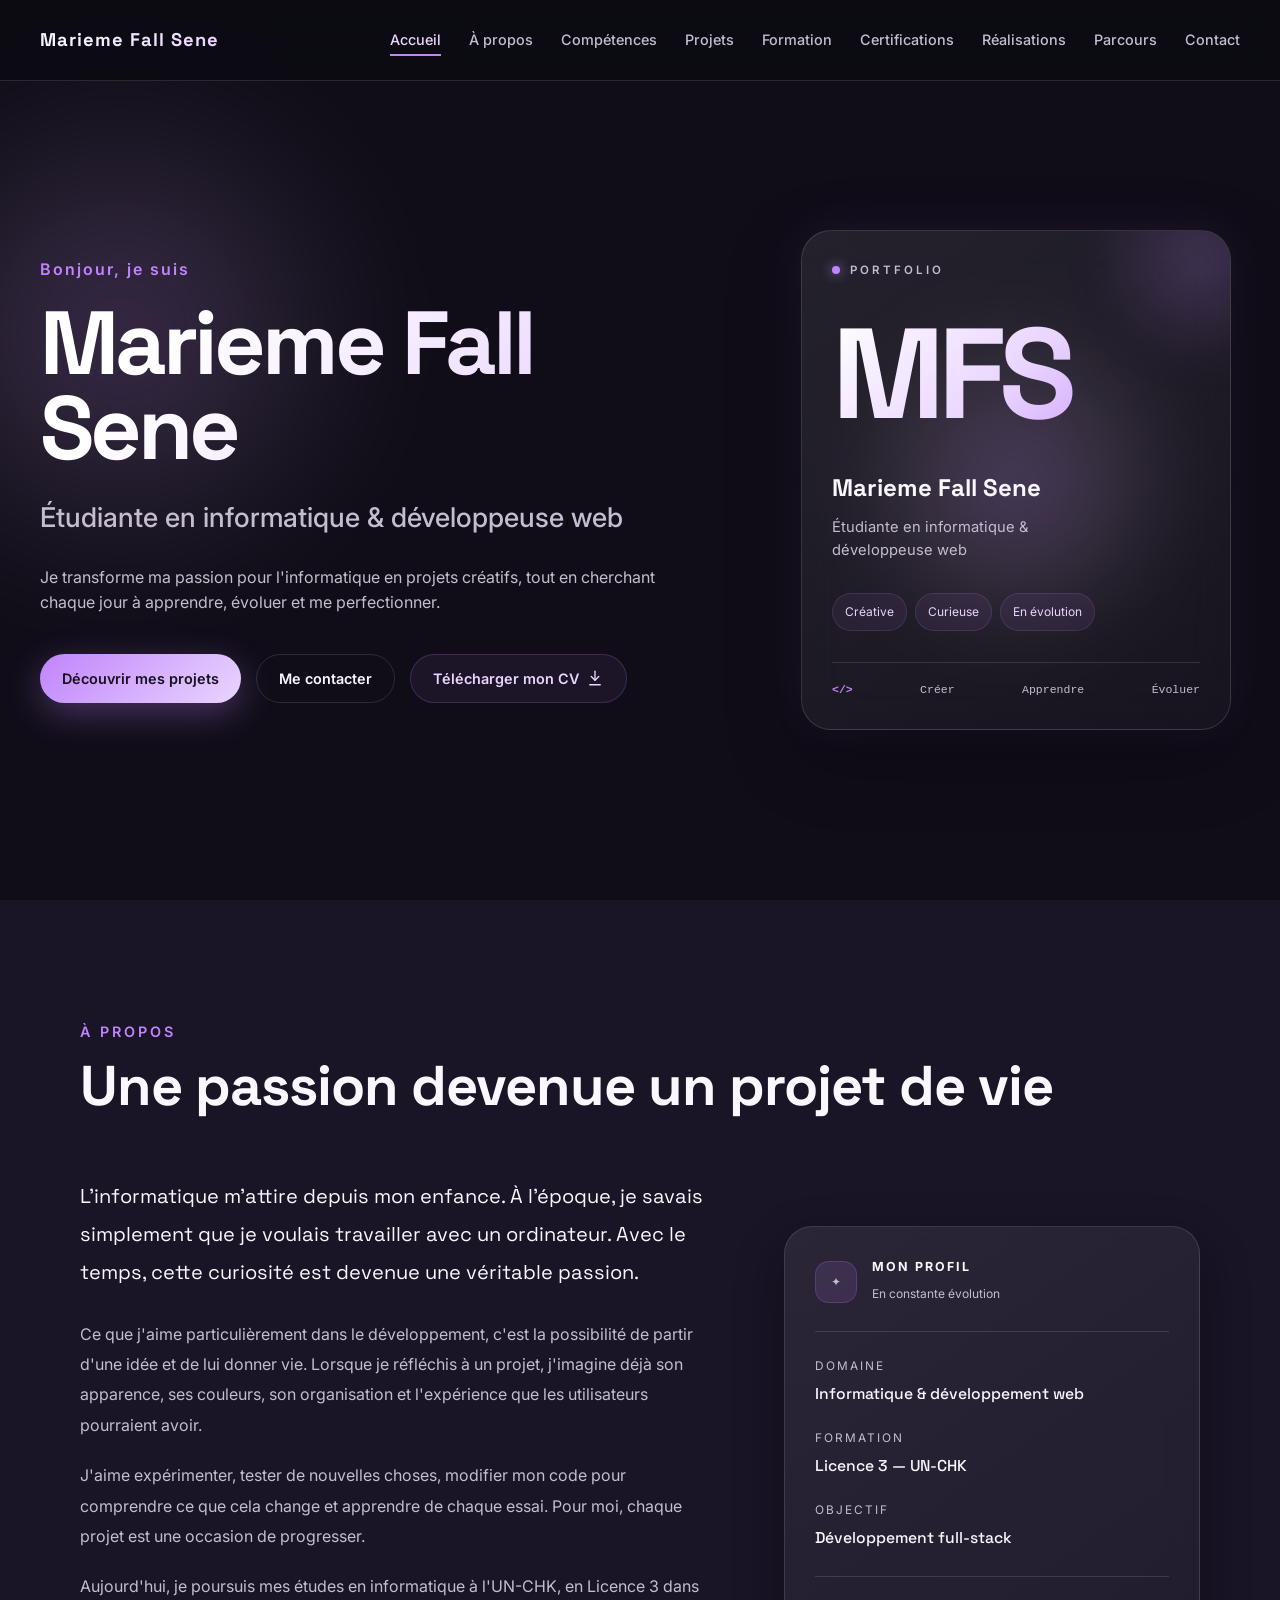
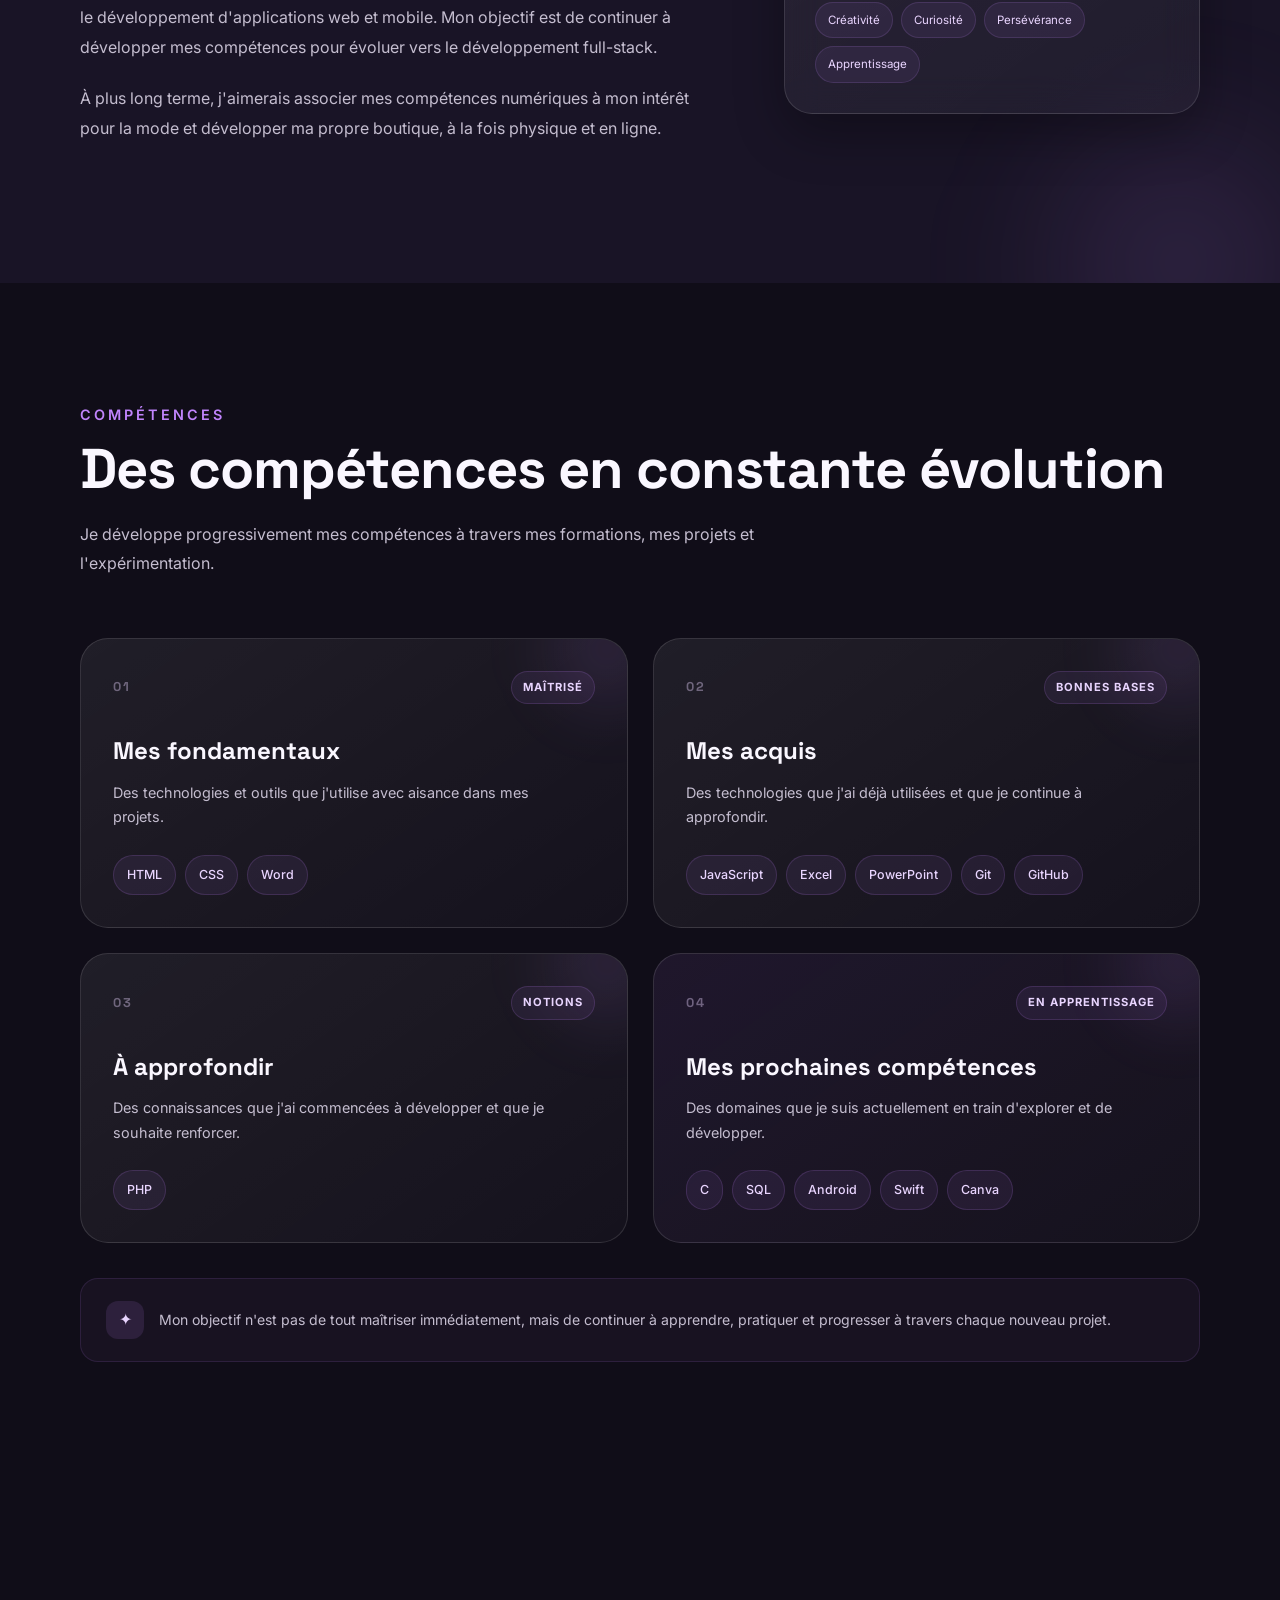
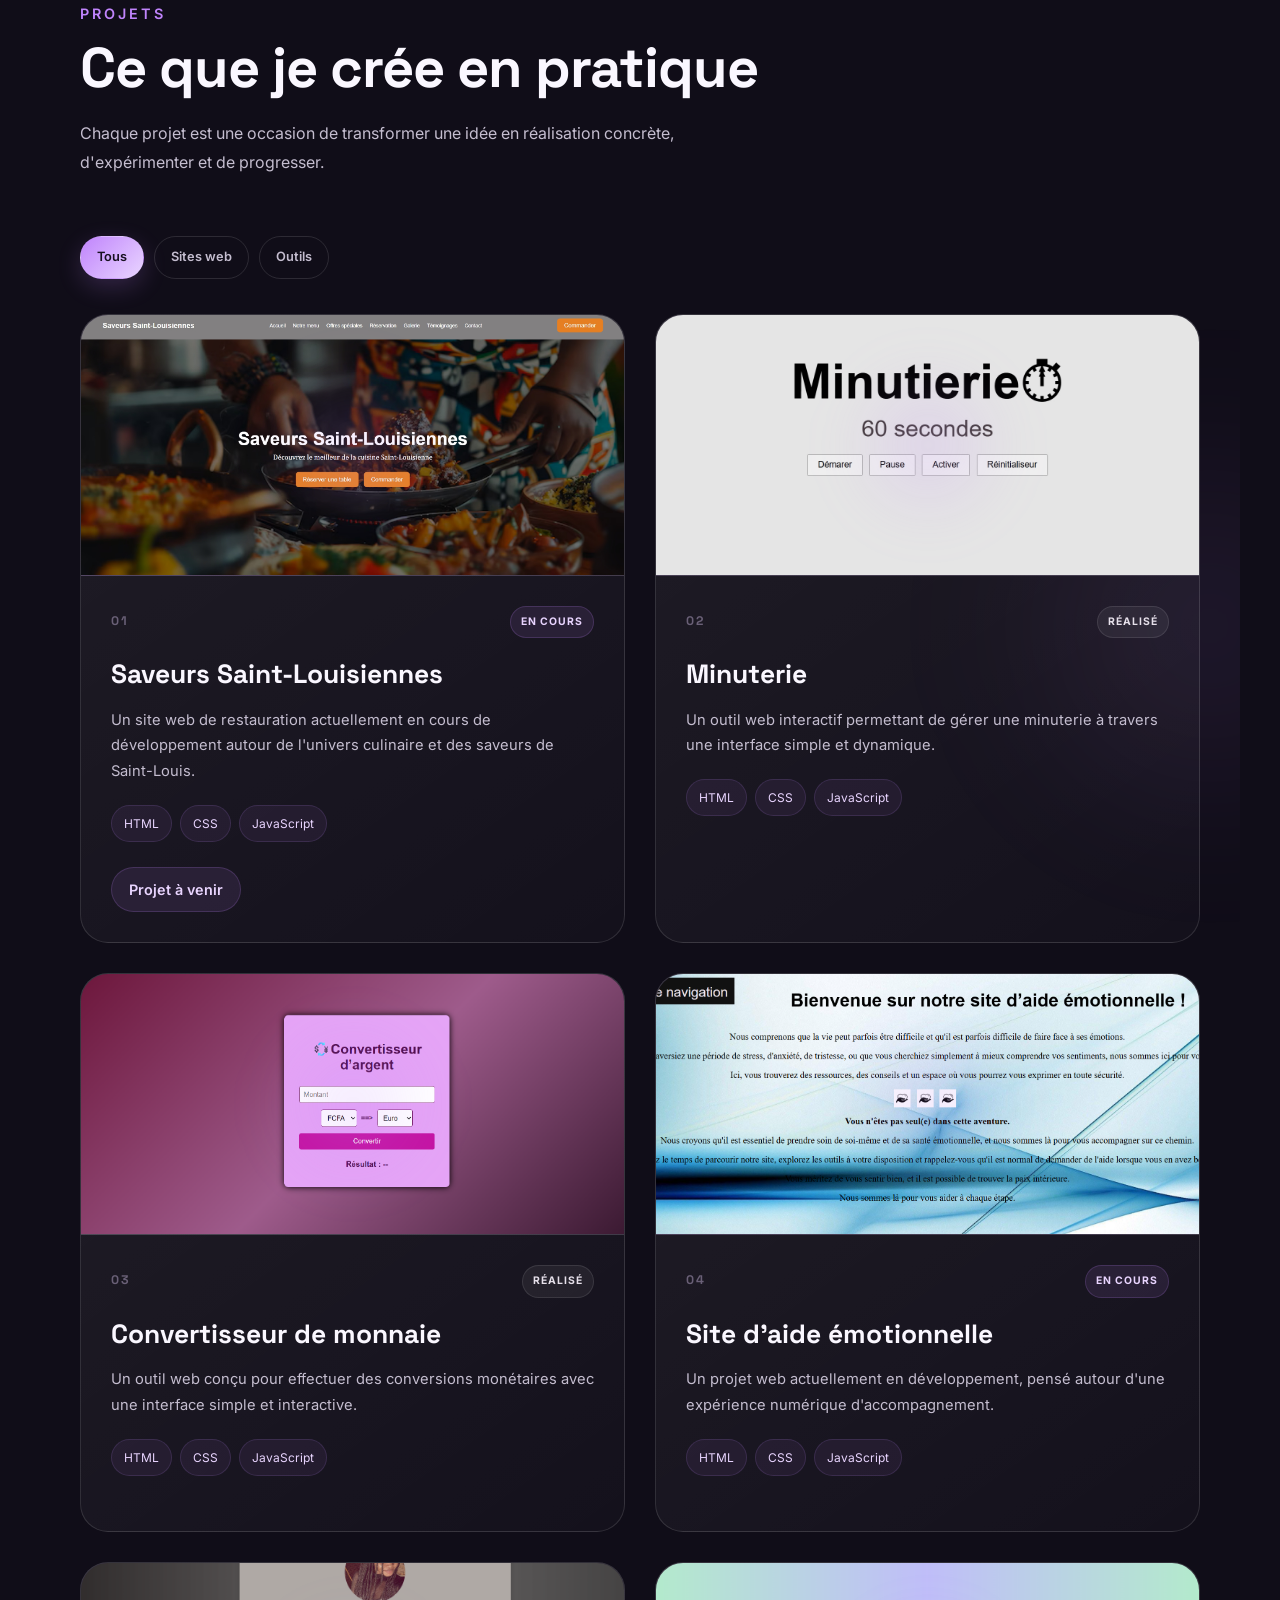
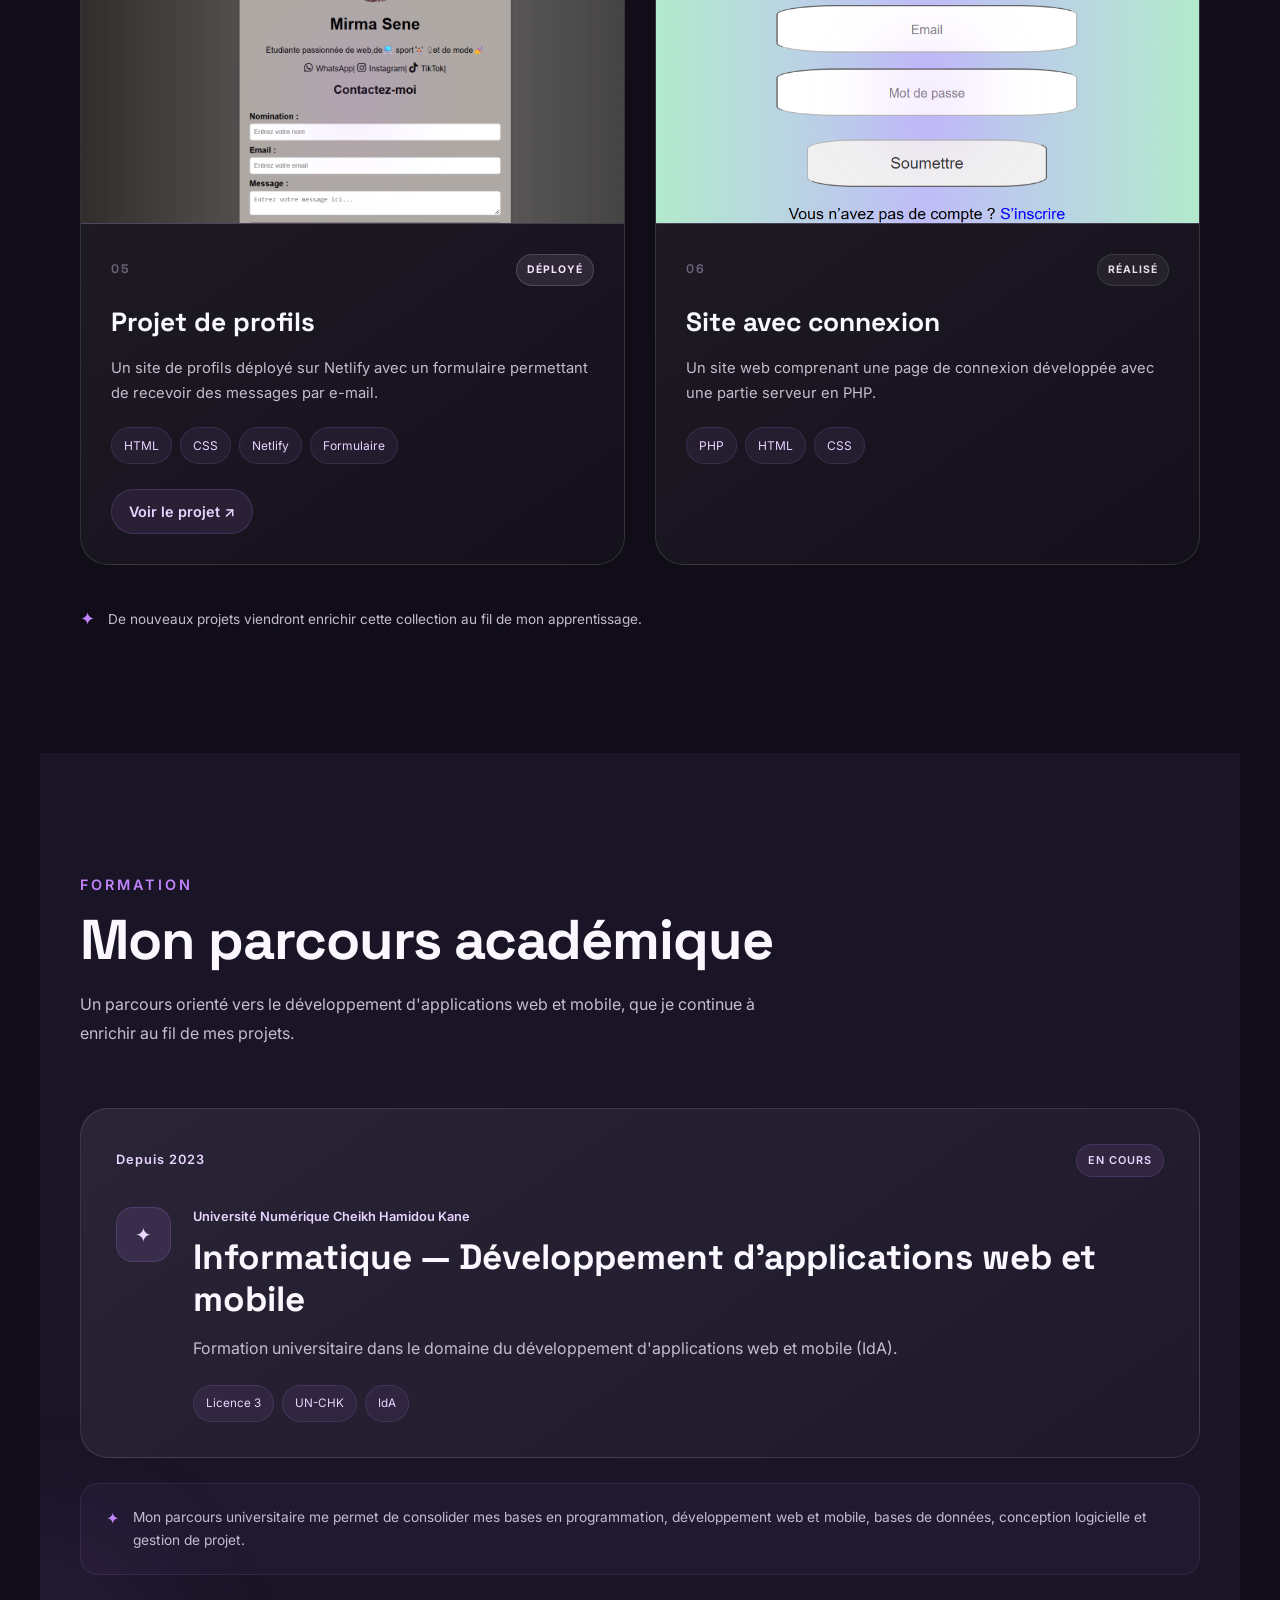
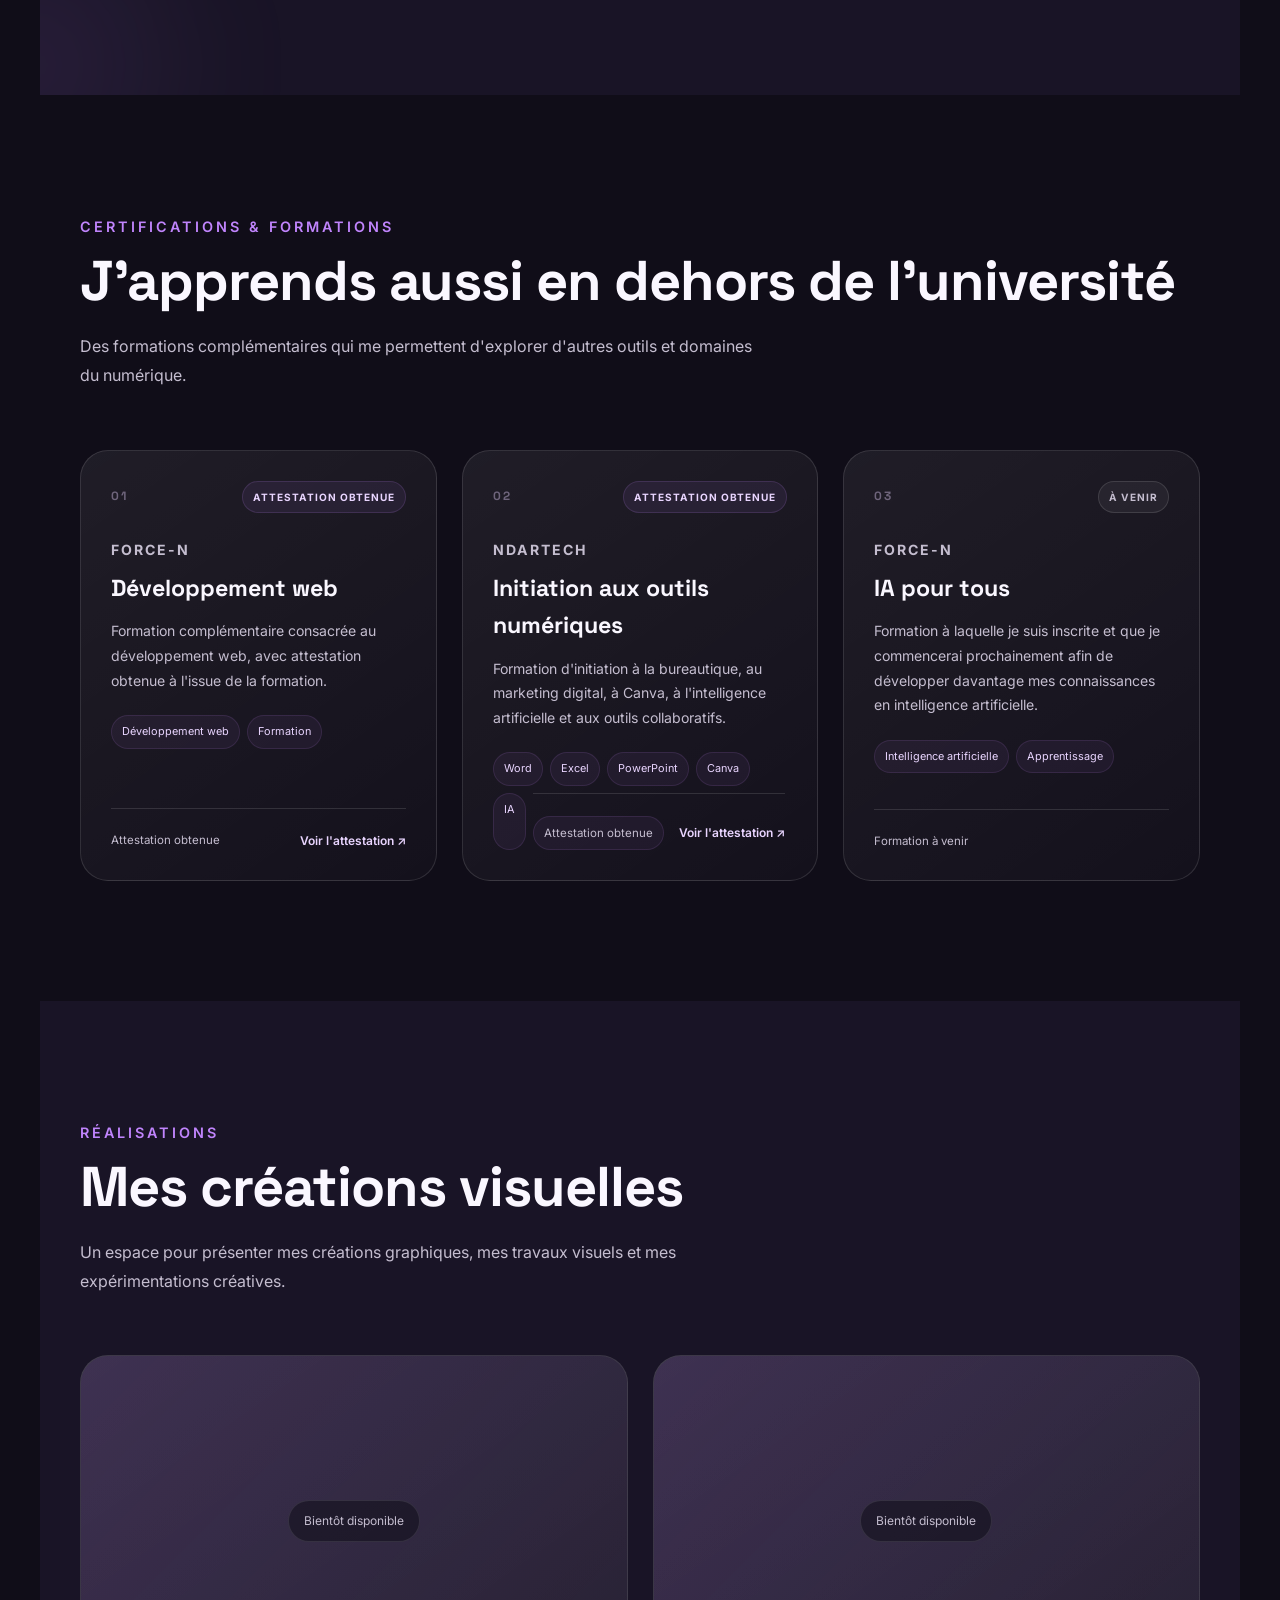
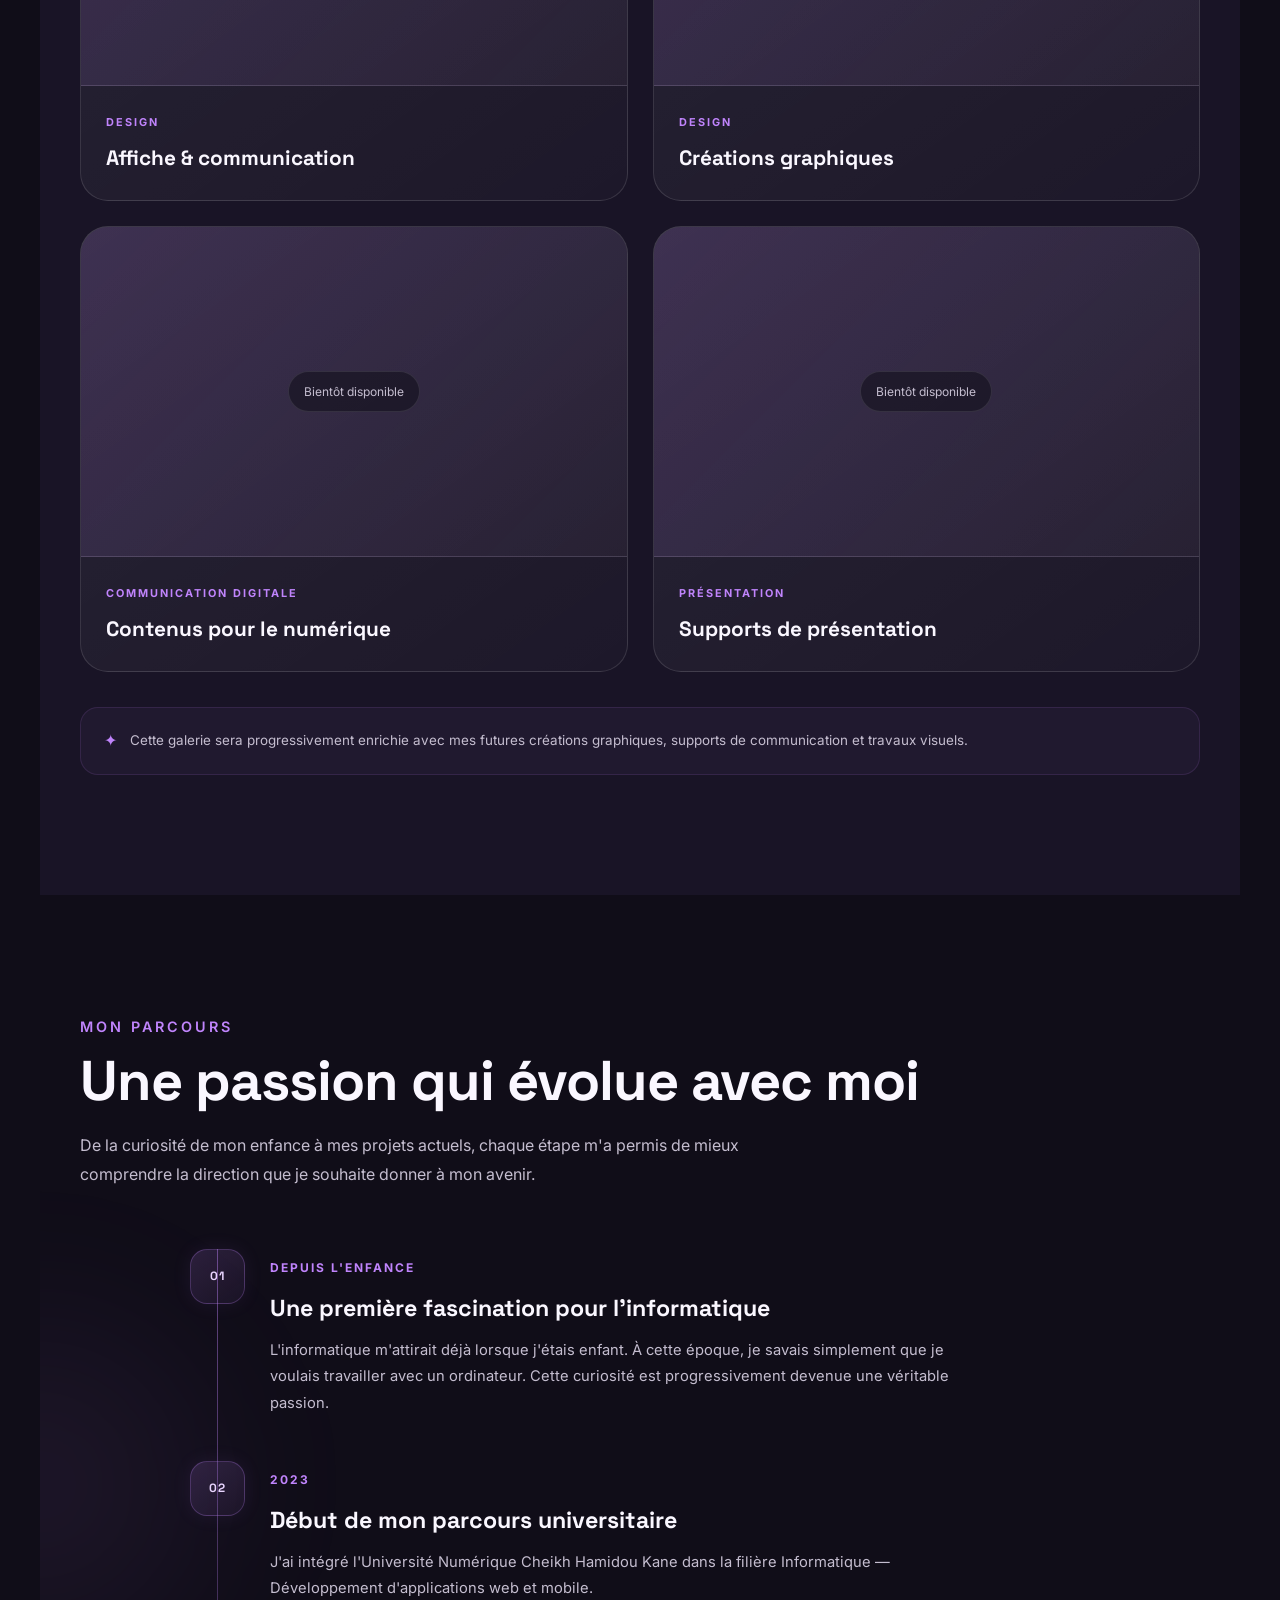
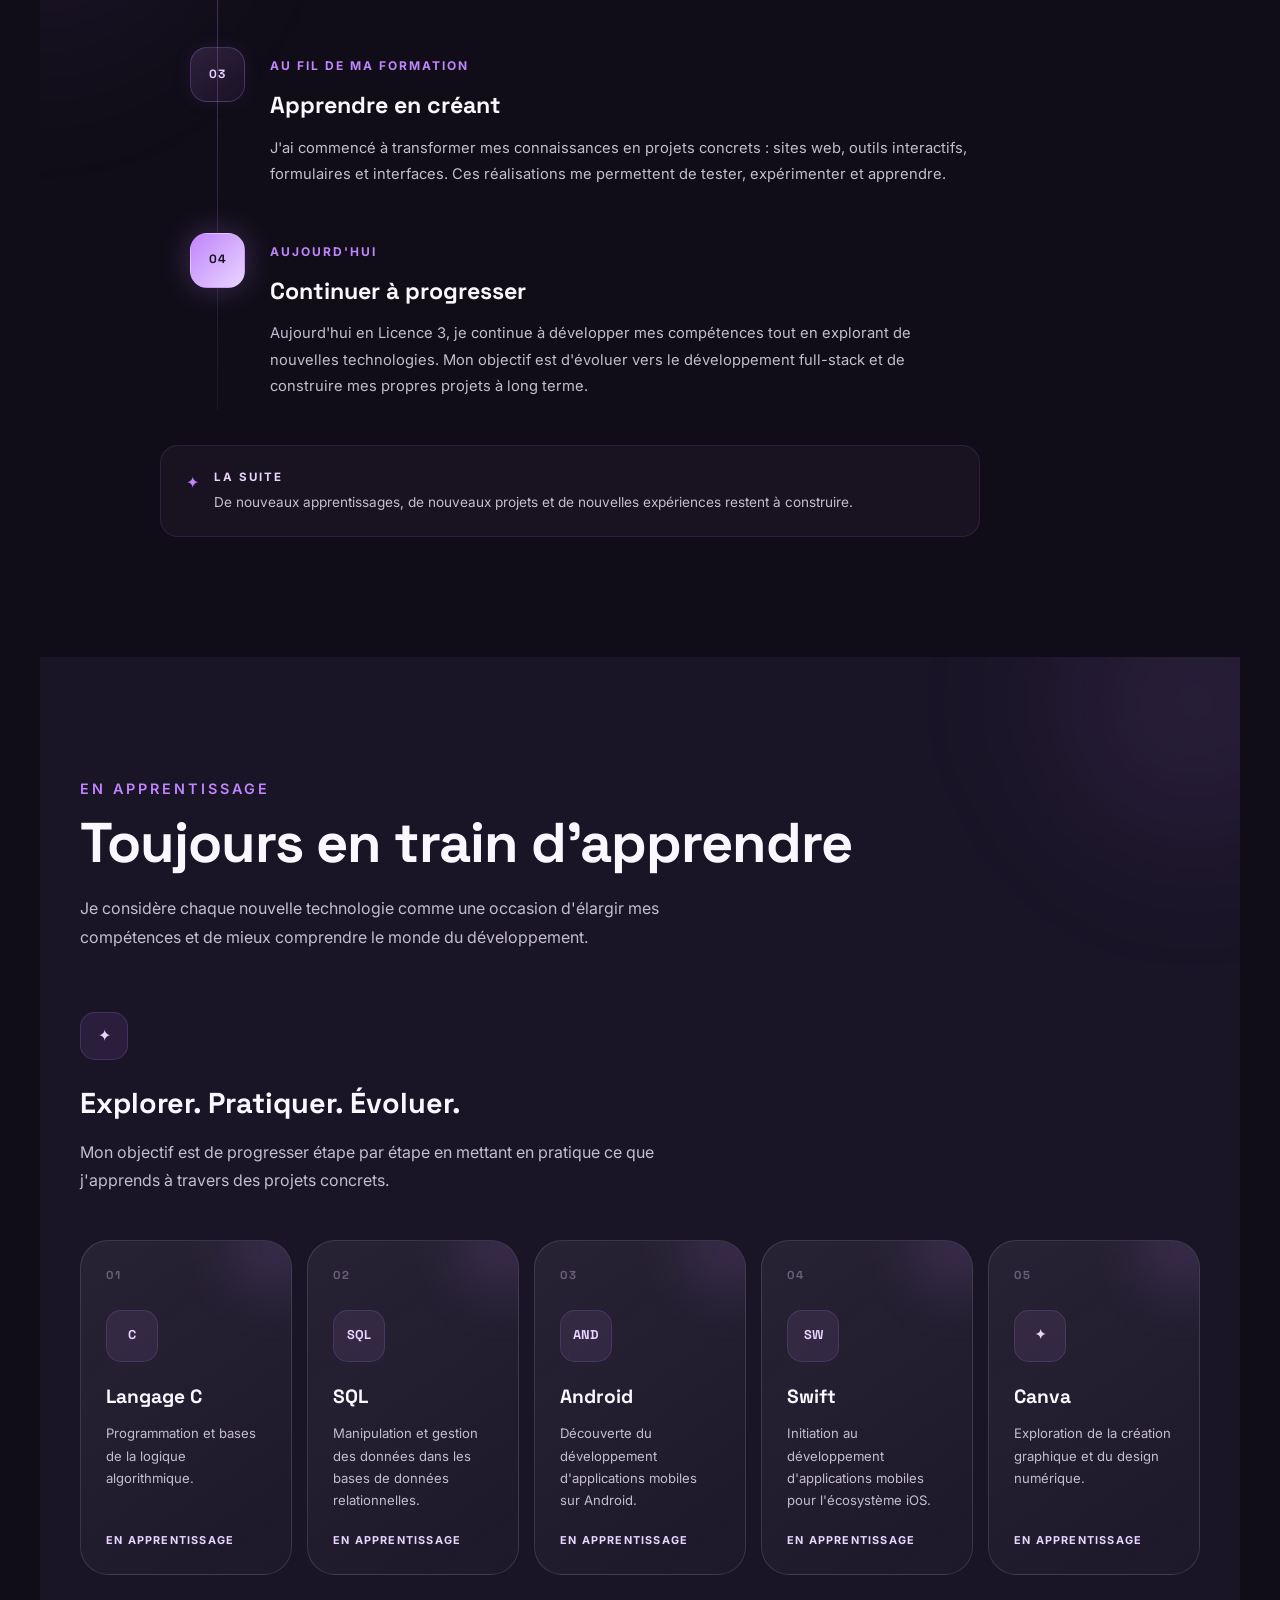
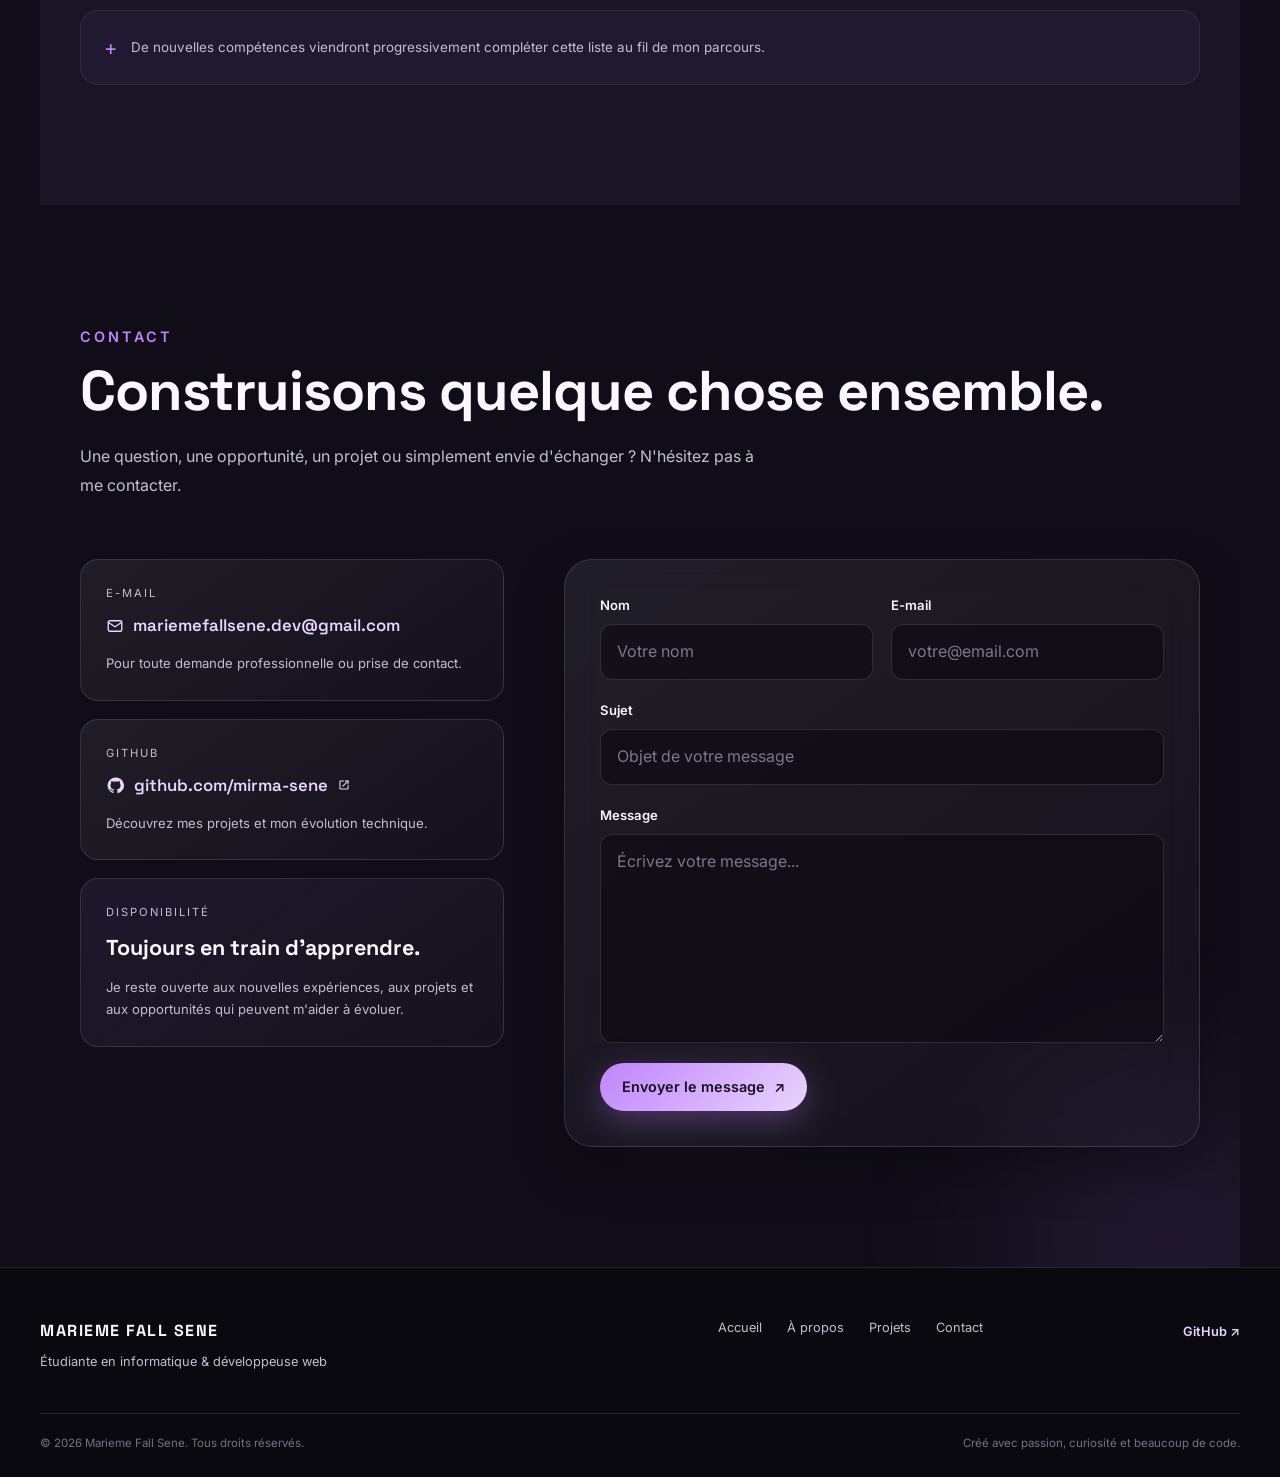
<file: index.html>
<!DOCTYPE html>
<html lang="fr">
<head>
    <meta charset="UTF-8">

    <meta name="viewport" content="width=device-width, initial-scale=1.0">

    <meta
        name="description"
        content="Portfolio de Marieme Fall Sene, étudiante en informatique et développeuse web."
    >

    <title>Marieme Fall Sene | Portfolio</title>

    <!-- CSS principal -->
    <link rel="stylesheet" href="css/style.css">

    <!-- CSS responsive -->
    <link rel="stylesheet" href="css/responsive.css">
</head>

<body>

    <!-- ==================== HEADER ==================== -->
    <header class="header">

        <nav class="navbar">

            <!-- Logo / Nom -->
            <a href="#accueil" class="logo">
                Marieme Fall Sene
            </a>

            <!-- Menu de navigation -->
            <ul class="nav-links">
                <li><a href="#accueil">Accueil</a></li>
                <li><a href="#a-propos">À propos</a></li>
                <li><a href="#competences">Compétences</a></li>
                <li><a href="#projets">Projets</a></li>
               <li><a href="#formation">Formation</a></li>
               <li><a href="#realisations">Certifications</a></li>
               <li><a href="#creations">Réalisations</a></li>
            <li><a href="#parcours">Parcours</a></li>
                <li><a href="#contact">Contact</a></li>
            </ul>

            <!-- Bouton menu mobile -->
            <button class="menu-toggle" type="button" aria-label="Ouvrir le menu">
                ☰
            </button>

        </nav>

    </header>


    <!-- ==================== CONTENU PRINCIPAL ==================== -->
    <main>


        <!-- ==================== 1. ACCUEIL ==================== -->
        <section id="accueil" class="hero">

            <div class="hero-content">

                <p class="hero-subtitle">
                    Bonjour, je suis
                </p>

                <h1>
                    Marieme Fall Sene
                </h1>

                <h2>
                    Étudiante en informatique &amp; développeuse web
                </h2>

                <p class="hero-description">
                    Je transforme ma passion pour l'informatique
                    en projets créatifs, tout en cherchant chaque
                    jour à apprendre, évoluer et me perfectionner.
                </p>

                <div class="hero-buttons">

    <a href="#projets" class="btn btn-primary">
        Découvrir mes projets
    </a>

    <a href="#contact" class="btn btn-secondary">
        Me contacter
    </a>

  <a
    href="documents/cv/CV-Marieme-Fall-Sene.pdf"
    class="btn btn-cv"
    download
>
    Télécharger mon CV

    <svg
        class="icon"
        viewBox="0 0 24 24"
        aria-hidden="true"
    >
        <path d="M12 3v12"></path>
        <path d="m7 10 5 5 5-5"></path>
        <path d="M5 21h14"></path>
    </svg>
</a>

</div>

            </div>

            <!-- Emplacement réservé pour une future photo -->
            <div class="hero-visual">

    <div class="hero-glow"></div>

    <div class="hero-card">

        <div class="hero-card-top">
            <span class="status-dot"></span>
            <span>PORTFOLIO</span>
        </div>

        <div class="hero-initials">
            MFS
        </div>

        <div class="hero-card-info">
            <h3>Marieme Fall Sene</h3>

            <p>
                Étudiante en informatique
                &amp; développeuse web
            </p>
        </div>

        <div class="hero-tags">
            <span>Créative</span>
            <span>Curieuse</span>
            <span>En évolution</span>
        </div>

        <div class="hero-code">
            <span>&lt;/&gt;</span>
            <span>Créer</span>
            <span>Apprendre</span>
            <span>Évoluer</span>
        </div>

    </div>

</div>

        </section>

<!-- ==================== 2. À PROPOS ==================== -->
<section id="a-propos" class="section about">

    <div class="section-header">
        <p class="section-label">À propos</p>
        <h2>Une passion devenue un projet de vie</h2>
    </div>

    <div class="about-content">

        <!-- Texte de présentation -->
        <div class="about-text">

            <p class="about-intro">
                L'informatique m'attire depuis mon enfance. À l'époque,
                je savais simplement que je voulais travailler avec un
                ordinateur. Avec le temps, cette curiosité est devenue
                une véritable passion.
            </p>

            <p>
                Ce que j'aime particulièrement dans le développement,
                c'est la possibilité de partir d'une idée et de lui
                donner vie. Lorsque je réfléchis à un projet, j'imagine
                déjà son apparence, ses couleurs, son organisation et
                l'expérience que les utilisateurs pourraient avoir.
            </p>

            <p>
                J'aime expérimenter, tester de nouvelles choses,
                modifier mon code pour comprendre ce que cela change
                et apprendre de chaque essai. Pour moi, chaque projet
                est une occasion de progresser.
            </p>

            <p>
                Aujourd'hui, je poursuis mes études en informatique à
                l'UN-CHK, en Licence 3 dans le développement
                d'applications web et mobile. Mon objectif est de
                continuer à développer mes compétences pour évoluer
                vers le développement full-stack.
            </p>

            <p>
                À plus long terme, j'aimerais associer mes compétences
                numériques à mon intérêt pour la mode et développer
                ma propre boutique, à la fois physique et en ligne.
            </p>

        </div>


        <!-- Carte profil -->
        <div class="about-profile">

            <div class="profile-card">

                <div class="profile-card-header">
                    <span class="profile-icon">✦</span>

                    <div>
                        <p>MON PROFIL</p>
                        <span>En constante évolution</span>
                    </div>
                </div>


                <div class="profile-divider"></div>


                <div class="profile-item">
                    <span class="profile-item-label">Domaine</span>

                    <strong>
                        Informatique & développement web
                    </strong>
                </div>


                <div class="profile-item">
                    <span class="profile-item-label">Formation</span>

                    <strong>
                        Licence 3 — UN-CHK
                    </strong>
                </div>


                <div class="profile-item">
                    <span class="profile-item-label">Objectif</span>

                    <strong>
                        Développement full-stack
                    </strong>
                </div>


                <div class="profile-divider"></div>


                <div class="profile-qualities">

                    <span>Créativité</span>
                    <span>Curiosité</span>
                    <span>Persévérance</span>
                    <span>Apprentissage</span>

                </div>

            </div>

        </div>

    </div>

</section>
        

<!-- ==================== 3. COMPÉTENCES ==================== -->
<section id="competences" class="section skills">

    <div class="section-header">
        <p class="section-label">Compétences</p>

        <h2>
            Des compétences en constante évolution
        </h2>

        <p class="section-description">
            Je développe progressivement mes compétences à travers
            mes formations, mes projets et l'expérimentation.
        </p>
    </div>


    <div class="skills-container">

        <!-- 01 — Maîtrisé -->
        <article class="skill-category skill-mastered">

            <div class="skill-category-top">
                <span class="skill-number">01</span>

                <span class="skill-level">
                    Maîtrisé
                </span>
            </div>

            <h3>
                Mes fondamentaux
            </h3>

            <p>
                Des technologies et outils que j'utilise avec
                aisance dans mes projets.
            </p>

            <div class="skill-list">
                <span class="skill">HTML</span>
                <span class="skill">CSS</span>
                <span class="skill">Word</span>
            </div>

        </article>


        <!-- 02 — Bonnes bases -->
        <article class="skill-category">

            <div class="skill-category-top">
                <span class="skill-number">02</span>

                <span class="skill-level">
                    Bonnes bases
                </span>
            </div>

            <h3>
                Mes acquis
            </h3>

            <p>
                Des technologies que j'ai déjà utilisées et que
                je continue à approfondir.
            </p>

            <div class="skill-list">
                <span class="skill">JavaScript</span>
                <span class="skill">Excel</span>
                <span class="skill">PowerPoint</span>
                <span class="skill">Git</span>
                <span class="skill">GitHub</span>
            </div>

        </article>


        <!-- 03 — Notions -->
        <article class="skill-category">

            <div class="skill-category-top">
                <span class="skill-number">03</span>

                <span class="skill-level">
                    Notions
                </span>
            </div>

            <h3>
                À approfondir
            </h3>

            <p>
                Des connaissances que j'ai commencées à développer
                et que je souhaite renforcer.
            </p>

            <div class="skill-list">
                <span class="skill">PHP</span>
            </div>

        </article>


        <!-- 04 — En apprentissage -->
        <article class="skill-category skill-learning">

            <div class="skill-category-top">
                <span class="skill-number">04</span>

                <span class="skill-level">
                    En apprentissage
                </span>
            </div>

            <h3>
                Mes prochaines compétences
            </h3>

            <p>
                Des domaines que je suis actuellement en train
                d'explorer et de développer.
            </p>

            <div class="skill-list">
                <span class="skill">C</span>
                <span class="skill">SQL</span>
                <span class="skill">Android</span>
                <span class="skill">Swift</span>
                <span class="skill">Canva</span>
            </div>

        </article>

    </div>


    <!-- Phrase d'évolution -->
    <div class="skills-note">

        <span class="skills-note-icon">✦</span>

        <p>
            Mon objectif n'est pas de tout maîtriser immédiatement,
            mais de continuer à apprendre, pratiquer et progresser
            à travers chaque nouveau projet.
        </p>

    </div>

</section>
       

<!-- ==================== 4. PROJETS ==================== -->
<section id="projets" class="section projects">

    <div class="section-header">

        <p class="section-label">Projets</p>

        <h2>
            Ce que je crée en pratique
        </h2>

        <p class="section-description">
            Chaque projet est une occasion de transformer une idée
            en réalisation concrète, d'expérimenter et de progresser.
        </p>

    </div>


    <!-- Filtres -->
    <div class="project-filters">

        <button
            type="button"
            class="filter-btn active"
            data-filter="all"
            aria-pressed="true"
        >
            Tous
        </button>

        <button
            type="button"
            class="filter-btn"
            data-filter="site"
            aria-pressed="false"
        >
            Sites web
        </button>

        <button
            type="button"
            class="filter-btn"
            data-filter="outil"
            aria-pressed="false"
        >
            Outils
        </button>

    </div>

<!-- Projets -->
<div class="projects-container">


    <!-- Projet 1 -->
    <article class="project-card" data-category="site">

        <div class="project-image project-saveurs">
            <img
                src="images\projects\saveurs-saint-louisiennes.jpeg"
                alt="Aperçu du site Saveurs Saint-Louisiennes"
            >
        </div>

        <div class="project-content">

            <div class="project-top">
                <p class="project-number">01</p>
                <p class="project-status in-progress">En cours</p>
            </div>

            <h3>
                Saveurs Saint-Louisiennes
            </h3>

            <p>
                Un site web de restauration actuellement en cours
                de développement autour de l'univers culinaire
                et des saveurs de Saint-Louis.
            </p>

            <div class="project-technologies">
                <span>HTML</span>
                <span>CSS</span>
                <span>JavaScript</span>
            </div>
 
            <div class="project-links">

                <span class="btn btn-small project-unavailable">
                    Projet à venir
                </span>

            </div>

        </div>

    </article>


    <!-- Projet 2 -->
    <article class="project-card" data-category="outil">

        <div class="project-image project-timer">
            <img
                src="images\projects\minuterie.jpeg"
                alt="Aperçu du projet Minuterie"
            >
        </div>

        <div class="project-content">

            <div class="project-top">
                <p class="project-number">02</p>
                <p class="project-status completed">Réalisé</p>
            </div>

            <h3>
                Minuterie
            </h3>

            <p>
                Un outil web interactif permettant de gérer
                une minuterie à travers une interface simple
                et dynamique.
            </p>

            <div class="project-technologies">
                <span>HTML</span>
                <span>CSS</span>
                <span>JavaScript</span>
            </div>

            <div class="project-links">

            </div>

        </div>

    </article>


    <!-- Projet 3 -->
    <article class="project-card" data-category="outil">

        <div class="project-image project-converter">
            <img
                src="images\projects\convertisseur-monnaie.png"
                alt="Aperçu du convertisseur de monnaie"
            >
        </div>

        <div class="project-content">

            <div class="project-top">
                <p class="project-number">03</p>
                <p class="project-status completed">Réalisé</p>
            </div>

            <h3>
                Convertisseur de monnaie
            </h3>

            <p>
                Un outil web conçu pour effectuer des conversions
                monétaires avec une interface simple et interactive.
            </p>

            <div class="project-technologies">
                <span>HTML</span>
                <span>CSS</span>
                <span>JavaScript</span>
            </div>
        </div>

    </article>


    <!-- Projet 4 -->
    <article class="project-card" data-category="site">

        <div class="project-image project-emotional">
            <img
                src="images\projects\aide-emotionnelle.png"
                alt="Aperçu du site d'aide émotionnelle"
            >
        </div>

        <div class="project-content">

            <div class="project-top">
                <p class="project-number">04</p>
                <p class="project-status in-progress">En cours</p>
            </div>

            <h3>
                Site d'aide émotionnelle
            </h3>

            <p>
                Un projet web actuellement en développement,
                pensé autour d'une expérience numérique d'accompagnement.
            </p>

            <div class="project-technologies">
                <span>HTML</span>
                <span>CSS</span>
                <span>JavaScript</span>
            </div>

        </div>

    </article>


    <!-- Projet 5 -->
    <article class="project-card" data-category="site">

        <div class="project-image project-profiles">
            <img
                src="images\projects\profils.png"
                alt="Aperçu du projet de profils"
            >
        </div>

        <div class="project-content">

            <div class="project-top">
                <p class="project-number">05</p>
                <p class="project-status deployed">Déployé</p>
            </div>

            <h3>
                Projet de profils
            </h3>

            <p>
                Un site de profils déployé sur Netlify avec
                un formulaire permettant de recevoir des messages
                par e-mail.
            </p>

            <div class="project-technologies">
                <span>HTML</span>
                <span>CSS</span>
                <span>Netlify</span>
                <span>Formulaire</span>
            </div>

            <div class="project-links">

                <a
                    href="https://dainty-sherbet-4668ff.netlify.app/"
                    class="btn btn-small"
                    target="_blank"
                    rel="noopener noreferrer"
                >
                    Voir le projet ↗
                </a>

            </div>

        </div>

    </article>


    <!-- Projet 6 -->
    <article class="project-card" data-category="site">

        <div class="project-image project-login">
            <img
                src="images\projects\connexion-php.png"
                alt="Aperçu du site avec connexion PHP"
            >
        </div>

        <div class="project-content">

            <div class="project-top">
                <p class="project-number">06</p>
                <p class="project-status completed">Réalisé</p>
            </div>

            <h3>
                Site avec connexion
            </h3>

            <p>
                Un site web comprenant une page de connexion
                développée avec une partie serveur en PHP.
            </p>

            <div class="project-technologies">
                <span>PHP</span>
                <span>HTML</span>
                <span>CSS</span>
            </div>

        </div>

    </article>

</div>


    <!-- Message de fin -->
    <div class="projects-more">

        <span>✦</span>

        <p>
            De nouveaux projets viendront enrichir cette collection
            au fil de mon apprentissage.
        </p>

    </div>

</section>


      <!-- ==================== 5. FORMATION ==================== -->
<section id="formation" class="section formation">

    <div class="section-header">

        <p class="section-label">Formation</p>

        <h2>
            Mon parcours académique
        </h2>

        <p class="section-description">
            Un parcours orienté vers le développement d'applications
            web et mobile, que je continue à enrichir au fil de mes projets.
        </p>

    </div>


    <div class="education-card">

        <div class="education-date">
            <span>Depuis 2023</span>
            <span class="education-status">En cours</span>
        </div>

        <div class="education-main">

            <div class="education-icon">
                ✦
            </div>

            <div>

                <p class="education-school">
                    Université Numérique Cheikh Hamidou Kane
                </p>

                <h3>
                    Informatique — Développement d'applications
                    web et mobile
                </h3>

                <p class="education-description">
                    Formation universitaire dans le domaine du
                    développement d'applications web et mobile (IdA).
                </p>

                <div class="education-details">
                    <span>Licence 3</span>
                    <span>UN-CHK</span>
                    <span>IdA</span>
                </div>

            </div>

        </div>

    </div>


    <div class="education-note">

        <span>✦</span>

        <p>
            Mon parcours universitaire me permet de consolider mes bases
            en programmation, développement web et mobile, bases de données,
            conception logicielle et gestion de projet.
        </p>

    </div>

</section>

      <!-- ==================== 6. CERTIFICATIONS ==================== -->
<section id="realisations" class="section achievements">

    <div class="section-header">

        <p class="section-label">
            Certifications & formations
        </p>

        <h2>
            J'apprends aussi en dehors de l'université
        </h2>

        <p class="section-description">
            Des formations complémentaires qui me permettent d'explorer
            d'autres outils et domaines du numérique.
        </p>

    </div>


    <div class="achievements-container">


        <!-- Force-N -->
        <article class="achievement-card">

            <div class="achievement-top">
                <span class="achievement-icon">01</span>

                <span class="achievement-badge">
                    Attestation obtenue
                </span>
            </div>

            <p class="achievement-organization">
                Force-N
            </p>

            <h3>
                Développement web
            </h3>

            <p>
                Formation complémentaire consacrée au développement
                web, avec attestation obtenue à l'issue de la formation.
            </p>

            <div class="achievement-tags">
                <span>Développement web</span>
                <span>Formation</span>
            </div>

            <div class="certificate-placeholder">

    <span>
        Attestation obtenue
    </span>

    <a
        href="images\certificates\force-n-developpement-web.jpeg"
        target="_blank"
        rel="noopener noreferrer"
        class="certificate-link"
    >
        Voir l'attestation ↗
    </a>

</div>

        </article>


        <!-- NdarTech -->
        <article class="achievement-card">

            <div class="achievement-top">
                <span class="achievement-icon">02</span>

                <span class="achievement-badge">
                    Attestation obtenue
                </span>
            </div>

            <p class="achievement-organization">
                NdarTech
            </p>

            <h3>
                Initiation aux outils numériques
            </h3>

            <p>
                Formation d'initiation à la bureautique, au marketing
                digital, à Canva, à l'intelligence artificielle et
                aux outils collaboratifs.
            </p>

            <div class="achievement-tags">
                <span>Word</span>
                <span>Excel</span>
                <span>PowerPoint</span>
                <span>Canva</span>
                <span>IA</span>
          <div class="certificate-placeholder">

    <span>
        Attestation obtenue
    </span>

    <a
        href="images\certificates\ndartech.jpeg"
        target="_blank"
        rel="noopener noreferrer"
        class="certificate-link"
    >
        Voir l'attestation ↗
    </a>

</div>

        </article>


        <!-- IA pour tous -->
        <article class="achievement-card learning-certificate">

            <div class="achievement-top">
                <span class="achievement-icon">03</span>

                <span class="achievement-badge upcoming">
                    À venir
                </span>
            </div>

            <p class="achievement-organization">
                Force-N
            </p>

            <h3>
                IA pour tous
            </h3>

            <p>
                Formation à laquelle je suis inscrite et que je
                commencerai prochainement afin de développer davantage
                mes connaissances en intelligence artificielle.
            </p>

            <div class="achievement-tags">
                <span>Intelligence artificielle</span>
                <span>Apprentissage</span>
            </div>

            <div class="certificate-placeholder">
                Formation à venir
            </div>

        </article>

    </div>

</section>

<!-- ==================== 6 BIS. RÉALISATIONS ==================== -->
<section id="creations" class="section creations">

    <div class="section-header">

        <p class="section-label">
            Réalisations
        </p>

        <h2>
            Mes créations visuelles
        </h2>

        <p class="section-description">
            Un espace pour présenter mes créations graphiques,
            mes travaux visuels et mes expérimentations créatives.
        </p>

    </div>


    <div class="creations-grid">


        <!-- Création 1 -->
        <article class="creation-card">

            <div class="creation-image">
               <span>
    Bientôt disponible
</span>
            </div>

            <div class="creation-info">

                <span class="creation-category">
                    Design
                </span>

                <h3>
                    Affiche & communication
                </h3>

            </div>

        </article>


        <!-- Création 2 -->
        <article class="creation-card">

            <div class="creation-image">
               <span>
    Bientôt disponible
</span>
            </div>

            <div class="creation-info">

                <span class="creation-category">
                    Design
                </span>

                <h3>
                   Créations graphiques
                </h3>

            </div>

        </article>


        <!-- Création 3 -->
        <article class="creation-card">

            <div class="creation-image">
                <span>
    Bientôt disponible
</span>
            </div>

            <div class="creation-info">

                <span class="creation-category">
                    Communication digitale
                </span>

                <h3>
                    Contenus pour le numérique
                </h3>

            </div>

        </article>


        <!-- Création 4 -->
        <article class="creation-card">

            <div class="creation-image">
                <span>
    Bientôt disponible
</span>
            </div>

            <div class="creation-info">

                <span class="creation-category">
                    Présentation
                </span>

                <h3>
                   Supports de présentation
                </h3>

            </div>

        </article>

    </div>


    <div class="creations-note">

        <span>✦</span>

        <p>
    Cette galerie sera progressivement enrichie avec mes futures
    créations graphiques, supports de communication et travaux visuels.
</p>

    </div>

</section>



<!-- ==================== 7. PARCOURS ==================== -->
<section id="parcours" class="section journey">

    <div class="section-header">

        <p class="section-label">Mon parcours</p>

        <h2>
            Une passion qui évolue avec moi
        </h2>

        <p class="section-description">
            De la curiosité de mon enfance à mes projets actuels,
            chaque étape m'a permis de mieux comprendre la direction
            que je souhaite donner à mon avenir.
        </p>

    </div>


    <div class="journey-timeline">


        <!-- Étape 01 -->
        <article class="journey-item">

            <div class="journey-marker">
                01
            </div>

            <div class="journey-content">

                <span class="journey-period">
                    Depuis l'enfance
                </span>

                <h3>
                    Une première fascination pour l'informatique
                </h3>

                <p>
                    L'informatique m'attirait déjà lorsque j'étais enfant.
                    À cette époque, je savais simplement que je voulais
                    travailler avec un ordinateur. Cette curiosité est
                    progressivement devenue une véritable passion.
                </p>

            </div>

        </article>


        <!-- Étape 02 -->
        <article class="journey-item">

            <div class="journey-marker">
                02
            </div>

            <div class="journey-content">

                <span class="journey-period">
                    2023
                </span>

                <h3>
                    Début de mon parcours universitaire
                </h3>

                <p>
                    J'ai intégré l'Université Numérique Cheikh Hamidou
                    Kane dans la filière Informatique — Développement
                    d'applications web et mobile.
                </p>

            </div>

        </article>


        <!-- Étape 03 -->
        <article class="journey-item">

            <div class="journey-marker">
                03
            </div>

            <div class="journey-content">

                <span class="journey-period">
                    Au fil de ma formation
                </span>

                <h3>
                    Apprendre en créant
                </h3>

                <p>
                    J'ai commencé à transformer mes connaissances en
                    projets concrets : sites web, outils interactifs,
                    formulaires et interfaces. Ces réalisations me
                    permettent de tester, expérimenter et apprendre.
                </p>

            </div>

        </article>


        <!-- Étape 04 -->
        <article class="journey-item journey-current">

            <div class="journey-marker">
                04
            </div>

            <div class="journey-content">

                <span class="journey-period">
                    Aujourd'hui
                </span>

                <h3>
                    Continuer à progresser
                </h3>

                <p>
                    Aujourd'hui en Licence 3, je continue à développer
                    mes compétences tout en explorant de nouvelles
                    technologies. Mon objectif est d'évoluer vers le
                    développement full-stack et de construire mes propres
                    projets à long terme.
                </p>

            </div>

        </article>


    </div>


    <div class="journey-future">

        <span class="journey-future-icon">✦</span>

        <div>
            <span class="journey-future-label">
                La suite
            </span>

            <p>
                De nouveaux apprentissages, de nouveaux projets
                et de nouvelles expériences restent à construire.
            </p>
        </div>

    </div>

</section>
<!-- ==================== 8. CE QUE J'APPRENDS ==================== -->
<section id="apprentissage" class="section learning">

    <div class="section-header">

        <p class="section-label">
            En apprentissage
        </p>

        <h2>
            Toujours en train d'apprendre
        </h2>

        <p class="section-description">
            Je considère chaque nouvelle technologie comme une occasion
            d'élargir mes compétences et de mieux comprendre le monde
            du développement.
        </p>

    </div>


    <div class="learning-content">


        <!-- Message principal -->
        <div class="learning-intro">

            <div class="learning-symbol">
                ✦
            </div>

            <h3>
                Explorer. Pratiquer. Évoluer.
            </h3>

            <p>
                Mon objectif est de progresser étape par étape en mettant
                en pratique ce que j'apprends à travers des projets concrets.
            </p>

        </div>


        <!-- Technologies -->
        <div class="learning-grid">


            <!-- C -->
            <article class="learning-card">

                <div class="learning-card-number">
                    01
                </div>

                <div class="learning-card-icon">
                    C
                </div>

                <h3>
                    Langage C
                </h3>

                <p>
                    Programmation et bases de la logique algorithmique.
                </p>

                <span>
                    En apprentissage
                </span>

            </article>


            <!-- SQL -->
            <article class="learning-card">

                <div class="learning-card-number">
                    02
                </div>

                <div class="learning-card-icon">
                    SQL
                </div>

                <h3>
                    SQL
                </h3>

                <p>
                    Manipulation et gestion des données dans les bases
                    de données relationnelles.
                </p>

                <span>
                    En apprentissage
                </span>

            </article>


            <!-- Android -->
            <article class="learning-card">

                <div class="learning-card-number">
                    03
                </div>

                <div class="learning-card-icon">
                    AND
                </div>

                <h3>
                    Android
                </h3>

                <p>
                    Découverte du développement d'applications mobiles
                    sur Android.
                </p>

                <span>
                    En apprentissage
                </span>

            </article>


            <!-- Swift -->
            <article class="learning-card">

                <div class="learning-card-number">
                    04
                </div>

                <div class="learning-card-icon">
                    SW
                </div>

                <h3>
                    Swift
                </h3>

                <p>
                    Initiation au développement d'applications mobiles
                    pour l'écosystème iOS.
                </p>

                <span>
                    En apprentissage
                </span>

            </article>


            <!-- Canva -->
            <article class="learning-card">

                <div class="learning-card-number">
                    05
                </div>

                <div class="learning-card-icon">
                    ✦
                </div>

                <h3>
                    Canva
                </h3>

                <p>
                    Exploration de la création graphique et du design
                    numérique.
                </p>

                <span>
                    En apprentissage
                </span>

            </article>

        </div>

    </div>


    <!-- Phrase finale -->
    <div class="learning-footer">

        <span>+</span>

        <p>
            De nouvelles compétences viendront progressivement compléter
            cette liste au fil de mon parcours.
        </p>

    </div>

</section>


<!-- ==================== 9. CONTACT ==================== -->
<section id="contact" class="section contact">

    <div class="section-header">

        <p class="section-label">
            Contact
        </p>

        <h2>
            Construisons quelque chose ensemble.
        </h2>

        <p class="section-description">
            Une question, une opportunité, un projet ou simplement
            envie d'échanger ? N'hésitez pas à me contacter.
        </p>

    </div>


    <div class="contact-grid">


        <!-- Informations -->
        <div class="contact-info">

            <div class="contact-card">

                <span class="contact-card-label">
                    E-mail
                </span>

              <a
    href="mailto:mariemefallsene.dev@gmail.com"
    class="contact-card-value"
>
    <svg
        class="icon"
        viewBox="0 0 24 24"
        aria-hidden="true"
    >
        <rect x="3" y="5" width="18" height="14" rx="2"></rect>
        <path d="m3 7 9 6 9-6"></path>
    </svg>

   mariemefallsene.dev@gmail.com
</a>

                <p>
                    Pour toute demande professionnelle ou prise de contact.
                </p>

            </div>


            <div class="contact-card">

                <span class="contact-card-label">
                    GitHub
                </span>

                <a
    href="https://github.com/mirma-sene"
    target="_blank"
    rel="noopener noreferrer"
    class="contact-card-value"
>
    <svg
        class="icon icon-github"
        viewBox="0 0 24 24"
        aria-hidden="true"
    >
        <path
            d="M12 2a10 10 0 0 0-3.16 19.49c.5.09.68-.22.68-.48v-1.7c-2.78.6-3.37-1.18-3.37-1.18-.45-1.15-1.11-1.46-1.11-1.46-.91-.62.07-.61.07-.61 1 .07 1.53 1.03 1.53 1.03.9 1.53 2.36 1.09 2.94.83.09-.65.35-1.09.63-1.34-2.22-.25-4.56-1.11-4.56-4.94 0-1.09.39-1.98 1.03-2.68-.1-.25-.45-1.27.1-2.65 0 0 .84-.27 2.75 1.02A9.6 9.6 0 0 1 12 7.02c.85 0 1.71.12 2.51.35 1.91-1.29 2.75-1.02 2.75-1.02.55 1.38.2 2.4.1 2.65.64.7 1.03 1.59 1.03 2.68 0 3.84-2.34 4.68-4.57 4.93.36.31.67.92.67 1.85v2.74c0 .27.18.58.69.48A10 10 0 0 0 12 2Z"
        ></path>
    </svg>

    github.com/mirma-sene

    <svg
        class="icon icon-external"
        viewBox="0 0 24 24"
        aria-hidden="true"
    >
        <path d="M14 5h5v5"></path>
        <path d="m19 5-9 9"></path>
        <path d="M19 13v5a1 1 0 0 1-1 1H6a1 1 0 0 1-1-1V6a1 1 0 0 1 1-1h5"></path>
    </svg>
</a>

                <p>
                    Découvrez mes projets et mon évolution technique.
                </p>

            </div>


            <div class="contact-card contact-card-highlight">

                <span class="contact-card-label">
                    Disponibilité
                </span>

                <h3>
                    Toujours en train d'apprendre.
                </h3>

                <p>
                    Je reste ouverte aux nouvelles expériences,
                    aux projets et aux opportunités qui peuvent
                    m'aider à évoluer.
                </p>

            </div>

        </div>


        <!-- Formulaire -->
        <div class="contact-form-wrapper">

            <form
    class="contact-form"
    name="contact"
    method="POST"
    action="/merci.html"
    data-netlify="true"
    data-netlify-honeypot="bot-field"
>
<input type="hidden" name="form-name" value="contact">

<p class="hidden-field">
    <label>
        Ne pas remplir :
        <input name="bot-field">
    </label>
</p>

<input
    type="hidden"
    name="subject"
    value="Nouveau message depuis le portfolio de Marieme Fall Sene"
>
                <div class="form-row">

                    <div class="form-group">

                        <label for="name">
                            Nom
                        </label>

                        <input
                            type="text"
                            id="name"
                            name="name"
                            placeholder="Votre nom"
                            autocomplete="name"
                            required
                        >

                    </div>


                    <div class="form-group">

                        <label for="email">
                            E-mail
                        </label>

                        <input
                            type="email"
                            id="email"
                            name="email"
                            placeholder="votre@email.com"
                            autocomplete="email"
                            required
                        >

                    </div>

                </div>


                <div class="form-group">

                    <label for="subject">
                        Sujet
                    </label>

                    <input
                        type="text"
                        id="subject"
                        name="subject"
                        placeholder="Objet de votre message"
                        required
                    >

                </div>


                <div class="form-group">

                    <label for="message">
                        Message
                    </label>

                    <textarea
                        id="message"
                        name="message"
                        rows="7"
                        placeholder="Écrivez votre message..."
                        required
                    ></textarea>

                </div>


                <button
                    type="submit"
                    class="btn btn-primary"
                >
                    Envoyer le message
                    <span>↗</span>
                </button>

            </form>

        </div>

    </div>

</section>

    </main>

<!-- ==================== FOOTER ==================== -->
<footer class="footer">

    <div class="footer-content">

        <div class="footer-brand">

            <a href="#accueil" class="footer-logo">
                MARIEME FALL SENE
            </a>

            <p>
                Étudiante en informatique & développeuse web
            </p>

        </div>


        <div class="footer-links">

            <a href="#accueil">
                Accueil
            </a>

            <a href="#a-propos">
                À propos
            </a>

            <a href="#projets">
                Projets
            </a>

            <a href="#contact">
                Contact
            </a>

        </div>


        <div class="footer-social">

            <a
                href="https://github.com/mirma-sene"
                target="_blank"
                rel="noopener noreferrer"
            >
                GitHub ↗
            </a>

        </div>

    </div>


    <div class="footer-bottom">

        <p>
            © 2026 Marieme Fall Sene. Tous droits réservés.
        </p>

        <p>
            Créé avec passion, curiosité et beaucoup de code.
        </p>

    </div>

</footer>
   
<!-- Bouton retour en haut -->
<button
    class="back-to-top"
    type="button"
    aria-label="Retour en haut"
    title="Retour en haut"
>
    <svg
        class="icon"
        viewBox="0 0 24 24"
        aria-hidden="true"
    >
        <path d="M12 19V5"></path>
        <path d="m6 11 6-6 6 6"></path>
    </svg>
</button>


 <!-- JavaScript -->
    <script src="js/script.js"></script>


</body>
</html>
</file>
<file: css/style.css>
/* =========================================================
   IMPORTATION DES POLICES
   ========================================================= */

@import url('https://fonts.googleapis.com/css2?family=Inter:wght@400;500;600;700&family=Space+Grotesk:wght@400;500;600;700&display=swap');


/* =========================================================
   VARIABLES
   ========================================================= */
:root {
    --bg-primary: #100D18;
    --bg-secondary: #191426;
    --bg-card: rgba(255, 255, 255, 0.065);

    --purple: #C084FC;
    --purple-light: #E9D5FF;
    --pink-light: #F5D0FE;

    --text-primary: #FAF7FF;
    --text-secondary: #C4BDCF;

    --border: rgba(255, 255, 255, 0.12);

    --shadow: 0 20px 50px rgba(0, 0, 0, 0.3);

    --radius-small: 10px;
    --radius-medium: 18px;
    --radius-large: 28px;

    --transition: 0.3s ease;
}


/* =========================================================
   RESET
   ========================================================= */

* {
    margin: 0;
    padding: 0;
    box-sizing: border-box;
}

html {
    scroll-behavior: smooth;
}

body {
    font-family: 'Inter', sans-serif;
    background: var(--bg-primary);
    color: var(--text-primary);
    line-height: 1.6;
}

a {
    color: inherit;
    text-decoration: none;
}

button,
input,
textarea {
    font: inherit;
}

button {
    border: none;
}

ul {
    list-style: none;
}


/* =========================================================
   STRUCTURE GÉNÉRALE
   ========================================================= */

main {
    overflow: hidden;
}

.section {
    width: 100%;
    max-width: 1200px;
    margin: 0 auto;
    padding: 120px 40px;
}

.section-header {
    margin-bottom: 60px;
}

.section-label {
    color: var(--purple);
    font-size: 0.9rem;
    font-weight: 600;
    text-transform: uppercase;
    letter-spacing: 3px;
    margin-bottom: 12px;
}

.section-header h2 {
    font-family: 'Space Grotesk', sans-serif;
    font-size: clamp(2rem, 5vw, 3.5rem);
    line-height: 1.1;
    letter-spacing: -1px;
}


/* =========================================================
   HEADER
   ========================================================= */

.header {
    position: fixed;
    top: 0;
    left: 0;
    width: 100%;
    z-index: 1000;

    background: rgba(11, 11, 18, 0.75);
    backdrop-filter: blur(18px);
    -webkit-backdrop-filter: blur(18px);

    border-bottom: 1px solid var(--border);
}

.navbar {
    width: 100%;
    max-width: 1400px;
    margin: 0 auto;

    min-height: 80px;
    padding: 0 40px;

    display: flex;
    align-items: center;
    justify-content: space-between;
    gap: 30px;
}

.logo {
    font-family: 'Space Grotesk', sans-serif;
    font-size: 1.15rem;
    font-weight: 700;
    letter-spacing: 1px;
    white-space: nowrap;

    background: linear-gradient(
        90deg,
        var(--text-primary),
        var(--purple-light)
    );

    -webkit-background-clip: text;
    -webkit-text-fill-color: transparent;
    background-clip: text;

    transition: var(--transition);
}

.logo:hover {
    transform: translateY(-2px);
}

.nav-links {
    display: flex;
    align-items: center;
    gap: 28px;
}

.nav-links a {
    color: var(--text-secondary);
    font-size: 0.9rem;
    font-weight: 500;
    transition: var(--transition);
    position: relative;
}

.nav-links a::after {
    content: "";
    position: absolute;
    left: 0;
    bottom: -8px;

    width: 0;
    height: 2px;

    background: var(--purple);
    transition: var(--transition);
}

.nav-links a:hover {
    color: var(--text-primary);
}
.nav-links a.active {
    color: var(--purple-light);
}

.nav-links a.active::after {
    width: 100%;
}

.nav-links a:hover::after {
    width: 100%;
}


/* =========================================================
   MENU MOBILE
   ========================================================= */

.menu-toggle {
    display: none;

    width: 42px;
    height: 42px;

    border-radius: 12px;

    background: var(--bg-card);
    color: var(--text-primary);

    border: 1px solid var(--border);

    cursor: pointer;
}


/* =========================================================
   HERO / ACCUEIL
   ========================================================= */

.hero {
    min-height: 100vh;
    padding: 140px 40px 80px;

    max-width: 1400px;
    margin: 0 auto;

    display: grid;
    grid-template-columns: 1.2fr 0.8fr;
    align-items: center;
    gap: 80px;

    position: relative;
}

/* Halo lumineux */

.hero::before {
    content: "";
    position: absolute;

    width: 520px;
    height: 520px;

    top: 8%;
    left: -140px;

    background:
        radial-gradient(
            circle,
            rgba(192, 132, 252, 0.28) 0%,
            rgba(245, 208, 254, 0.10) 40%,
            transparent 70%
        );

    filter: blur(70px);
    border-radius: 50%;

    pointer-events: none;
}

.hero-content {
    position: relative;
    z-index: 2;
}

.hero-subtitle {
    color: var(--purple);
    font-size: 1rem;
    font-weight: 600;
    letter-spacing: 2px;
    margin-bottom: 18px;
}

.hero h1 {
    font-family: 'Space Grotesk', sans-serif;

    font-size: clamp(3.2rem, 7vw, 6.5rem);
    line-height: 0.95;

    letter-spacing: -4px;

    max-width: 850px;

    margin-bottom: 25px;

    background: linear-gradient(
        135deg,
        #ffffff 20%,
        var(--purple-light) 80%
    );

    -webkit-background-clip: text;
    -webkit-text-fill-color: transparent;
    background-clip: text;
}

.hero h2 {
    font-size: clamp(1.2rem, 2.5vw, 1.7rem);

    font-weight: 500;

    color: var(--text-secondary);

    max-width: 700px;

    margin-bottom: 25px;
}

.hero-description {
    color: var(--text-secondary);

    max-width: 650px;

    font-size: 1rem;

    margin-bottom: 38px;
}


/* =========================================================
   BOUTONS
   ========================================================= */

.hero-buttons,
.project-links {
    display: flex;
    flex-wrap: wrap;
    gap: 15px;
}

.btn {
    display: inline-flex;

    align-items: center;
    justify-content: center;

    min-height: 48px;

    padding: 12px 22px;

    border-radius: 999px;

    font-size: 0.9rem;
    font-weight: 600;

    transition: var(--transition);

    cursor: pointer;
}

.btn-primary {
   background: linear-gradient(
    135deg,
    #C084FC,
    #E9D5FF
);

color: #17101F;

   box-shadow:
    0 10px 35px rgba(192, 132, 252, 0.32);
}

.btn-primary:hover {
    transform: translateY(-3px);
    box-shadow:
        0 15px 35px rgba(181, 123, 255, 0.35);
}

.btn-secondary {
    background: transparent;
    color: var(--text-primary);

    border: 1px solid var(--border);
}

.btn-secondary:hover {
    background: var(--bg-card);
    border-color: rgba(181, 123, 255, 0.4);

    transform: translateY(-3px);
}

.btn-cv {
    background: rgba(192, 132, 252, 0.07);

    color: var(--purple-light);

    border: 1px solid rgba(192, 132, 252, 0.20);
}

.btn-cv:hover {
    background: rgba(192, 132, 252, 0.13);

    border-color: rgba(192, 132, 252, 0.38);

    transform: translateY(-3px);
}

.btn-cv span {
    margin-left: 7px;

    font-size: 1rem;
}


/* =========================================================
   EMPLACEMENT PHOTO
   ========================================================= */
/* =========================================================
   VISUEL HERO
   ========================================================= */

.hero-visual {
    position: relative;

    min-height: 500px;

    display: flex;
    align-items: center;
    justify-content: center;
}


/* Halo principal */

.hero-glow {
    position: absolute;

    width: 360px;
    height: 360px;

    background:
        radial-gradient(
            circle,
            rgba(192, 132, 252, 0.30) 0%,
            rgba(245, 208, 254, 0.12) 35%,
            transparent 70%
        );

    filter: blur(35px);

    border-radius: 50%;
}


/* Carte */

.hero-card {
    position: relative;
    z-index: 2;

    width: min(100%, 430px);

    min-height: 500px;

    padding: 30px;

    border-radius: 30px;

    background:
        linear-gradient(
            145deg,
            rgba(255, 255, 255, 0.09),
            rgba(255, 255, 255, 0.03)
        );

    border: 1px solid rgba(255, 255, 255, 0.13);

    backdrop-filter: blur(22px);
    -webkit-backdrop-filter: blur(22px);

    box-shadow:
        0 25px 70px rgba(0, 0, 0, 0.35),
        0 0 45px rgba(192, 132, 252, 0.10);

    overflow: hidden;

    display: flex;
    flex-direction: column;
    justify-content: space-between;

    animation: heroFloat 6s ease-in-out infinite;
}


/* Petit motif lumineux dans la carte */

.hero-card::before {
    content: "";

    position: absolute;

    width: 220px;
    height: 220px;

    top: -80px;
    right: -80px;

    background:
        radial-gradient(
            circle,
            rgba(192, 132, 252, 0.22),
            transparent 70%
        );

    filter: blur(20px);

    pointer-events: none;
}


/* Barre supérieure */

.hero-card-top {
    display: flex;

    align-items: center;

    gap: 10px;

    color: var(--text-secondary);

    font-size: 0.72rem;

    letter-spacing: 3px;

    font-weight: 600;
}

.status-dot {
    width: 8px;
    height: 8px;

    background: var(--purple);

    border-radius: 50%;

    box-shadow:
        0 0 12px rgba(192, 132, 252, 0.8);
}


/* Initiales */

.hero-initials {
    font-family: 'Space Grotesk', sans-serif;

    font-size: clamp(5rem, 10vw, 8rem);

    font-weight: 700;

    letter-spacing: -7px;

    line-height: 1;

    margin: 30px 0;

    background:
        linear-gradient(
            135deg,
            #ffffff,
            var(--purple-light),
            var(--purple)
        );

    -webkit-background-clip: text;
    -webkit-text-fill-color: transparent;
    background-clip: text;
}


/* Informations */

.hero-card-info h3 {
    font-family: 'Space Grotesk', sans-serif;

    font-size: 1.5rem;

    margin-bottom: 8px;
}

.hero-card-info p {
    color: var(--text-secondary);

    font-size: 0.92rem;

    max-width: 280px;
}


/* Tags */

.hero-tags {
    display: flex;

    flex-wrap: wrap;

    gap: 8px;

    margin-top: 30px;
}

.hero-tags span {
    padding: 8px 12px;

    border-radius: 999px;

    background: rgba(192, 132, 252, 0.08);

    border: 1px solid rgba(192, 132, 252, 0.15);

    color: var(--purple-light);

    font-size: 0.75rem;
}


/* Ligne type code */

.hero-code {
    margin-top: 30px;

    padding-top: 18px;

    border-top: 1px solid var(--border);

    display: flex;

    justify-content: space-between;

    gap: 10px;

    color: var(--text-secondary);

    font-size: 0.72rem;

    font-family: monospace;
}

.hero-code span:first-child {
    color: var(--purple);
    font-weight: 700;
}


/* Animation */

@keyframes heroFloat {

    0%,
    100% {
        transform: translateY(0);
    }

    50% {
        transform: translateY(-10px);
    }
}


/* =========================================================
   À PROPOS
   ========================================================= */

.about {
    background: var(--bg-secondary);

    max-width: none;

    padding-left: max(40px, calc((100% - 1120px) / 2));
    padding-right: max(40px, calc((100% - 1120px) / 2));

    position: relative;

    overflow: hidden;
}


/* Petit halo décoratif */

.about::before {
    content: "";

    position: absolute;

    width: 400px;
    height: 400px;

    bottom: -180px;
    right: -100px;

    background:
        radial-gradient(
            circle,
            rgba(192, 132, 252, 0.14),
            transparent 70%
        );

    filter: blur(50px);

    pointer-events: none;
}


.about-content {
    display: grid;

    grid-template-columns: 1.2fr 0.8fr;

    gap: 80px;

    align-items: center;

    position: relative;
    z-index: 1;
}


/* ---------- Texte ---------- */

.about-text {
    max-width: 760px;
}

.about-intro {
    font-family: 'Space Grotesk', sans-serif;

    color: var(--text-primary) !important;

    font-size: 1.25rem !important;

    line-height: 1.7;

    margin-bottom: 28px !important;
}

.about-text p {
    color: var(--text-secondary);

    font-size: 1rem;

    line-height: 1.9;

    margin-bottom: 20px;
}


/* ---------- Carte profil ---------- */

.about-profile {
    width: 100%;
}

.profile-card {
    padding: 30px;

    background:
        linear-gradient(
            145deg,
            rgba(255, 255, 255, 0.08),
            rgba(255, 255, 255, 0.035)
        );

    border: 1px solid var(--border);

    border-radius: var(--radius-large);

    box-shadow: var(--shadow);

    backdrop-filter: blur(18px);
    -webkit-backdrop-filter: blur(18px);

    transition: var(--transition);
}

.profile-card:hover {
    transform: translateY(-6px);

    border-color: rgba(192, 132, 252, 0.3);

    box-shadow:
        0 25px 60px rgba(0, 0, 0, 0.35),
        0 0 35px rgba(192, 132, 252, 0.08);
}


/* ---------- En-tête de la carte ---------- */

.profile-card-header {
    display: flex;

    align-items: center;

    gap: 15px;
}

.profile-icon {
    display: flex;

    align-items: center;
    justify-content: center;

    width: 42px;
    height: 42px;

    border-radius: 14px;

    background: rgba(192, 132, 252, 0.12);

    color: var(--purple-light);

    border: 1px solid rgba(192, 132, 252, 0.2);

    font-size: 1.1rem;
}

.profile-card-header p {
    color: var(--text-primary);

    font-size: 0.78rem;

    font-weight: 700;

    letter-spacing: 2px;

    margin-bottom: 3px;
}

.profile-card-header span {
    color: var(--text-secondary);

    font-size: 0.75rem;
}


/* ---------- Séparateurs ---------- */

.profile-divider {
    width: 100%;
    height: 1px;

    background: var(--border);

    margin: 25px 0;
}


/* ---------- Informations ---------- */

.profile-item {
    display: flex;

    flex-direction: column;

    gap: 6px;

    margin-bottom: 22px;
}

.profile-item:last-of-type {
    margin-bottom: 0;
}

.profile-item-label {
    color: var(--text-secondary);

    font-size: 0.74rem;

    text-transform: uppercase;

    letter-spacing: 2px;
}

.profile-item strong {
    color: var(--text-primary);

    font-family: 'Space Grotesk', sans-serif;

    font-size: 0.98rem;

    font-weight: 500;
}


/* ---------- Qualités ---------- */

.profile-qualities {
    display: flex;

    flex-wrap: wrap;

    gap: 8px;
}

.profile-qualities span {
    padding: 8px 12px;

    border-radius: 999px;

    color: var(--purple-light);

    background: rgba(192, 132, 252, 0.08);

    border: 1px solid rgba(192, 132, 252, 0.15);

    font-size: 0.72rem;
}

/* =========================================================
   COMPÉTENCES
   ========================================================= */

.skills {
    background: var(--bg-primary);

    position: relative;

    overflow: hidden;
}

.section-description {
    max-width: 680px;

    margin-top: 20px;

    color: var(--text-secondary);

    font-size: 1rem;

    line-height: 1.8;
}


/* ---------- Conteneur ---------- */

.skills-container {
    display: grid;

    grid-template-columns: repeat(2, 1fr);

    gap: 25px;

    position: relative;
    z-index: 1;
}


/* ---------- Carte ---------- */

.skill-category {
    position: relative;

    padding: 32px;

    min-height: 280px;

    display: flex;

    flex-direction: column;

    background:
        linear-gradient(
            145deg,
            rgba(255, 255, 255, 0.07),
            rgba(255, 255, 255, 0.025)
        );

    border: 1px solid var(--border);

    border-radius: var(--radius-large);

    overflow: hidden;

    transition:
        transform var(--transition),
        border-color var(--transition),
        box-shadow var(--transition);
}


/* Halo à l'intérieur des cartes */

.skill-category::before {
    content: "";

    position: absolute;

    width: 180px;
    height: 180px;

    top: -80px;
    right: -70px;

    background:
        radial-gradient(
            circle,
            rgba(192, 132, 252, 0.14),
            transparent 70%
        );

    filter: blur(25px);

    pointer-events: none;
}


.skill-category:hover {
    transform: translateY(-7px);

    border-color: rgba(192, 132, 252, 0.35);

    box-shadow:
        0 25px 55px rgba(0, 0, 0, 0.3),
        0 0 30px rgba(192, 132, 252, 0.07);
}


/* ---------- En-tête ---------- */

.skill-category-top {
    display: flex;

    align-items: center;

    justify-content: space-between;

    gap: 15px;

    margin-bottom: 28px;

    position: relative;
    z-index: 1;
}

.skill-number {
    font-family: 'Space Grotesk', sans-serif;

    color: rgba(233, 213, 255, 0.4);

    font-size: 0.8rem;

    font-weight: 700;

    letter-spacing: 2px;
}

.skill-level {
    padding: 7px 11px;

    border-radius: 999px;

    background: rgba(192, 132, 252, 0.08);

    border: 1px solid rgba(192, 132, 252, 0.16);

    color: var(--purple-light);

    font-size: 0.7rem;

    text-transform: uppercase;

    letter-spacing: 1px;

    font-weight: 700;
}


/* ---------- Contenu ---------- */

.skill-category h3 {
    font-family: 'Space Grotesk', sans-serif;

    font-size: 1.5rem;

    margin-bottom: 10px;

    position: relative;
    z-index: 1;
}

.skill-category > p {
    color: var(--text-secondary);

    font-size: 0.9rem;

    line-height: 1.7;

    margin-bottom: 25px;

    max-width: 450px;

    position: relative;
    z-index: 1;
}


/* ---------- Technologies ---------- */

.skill-list {
    display: flex;

    flex-wrap: wrap;

    gap: 9px;

    margin-top: auto;

    position: relative;
    z-index: 1;
}

.skill {
    display: inline-flex;

    align-items: center;

    padding: 9px 13px;

    border-radius: 999px;

    background: rgba(192, 132, 252, 0.08);

    border: 1px solid rgba(192, 132, 252, 0.16);

    color: var(--purple-light);

    font-size: 0.78rem;

    font-weight: 500;

    transition: var(--transition);
}

.skill:hover {
    background: rgba(192, 132, 252, 0.15);

    border-color: rgba(192, 132, 252, 0.3);

    transform: translateY(-2px);
}


/* ---------- Carte apprentissage ---------- */

.skill-learning {
    background:
        linear-gradient(
            145deg,
            rgba(192, 132, 252, 0.09),
            rgba(255, 255, 255, 0.025)
        );
}


/* ---------- Note d'évolution ---------- */

.skills-note {
    margin-top: 35px;

    display: flex;

    align-items: center;

    gap: 15px;

    padding: 22px 25px;

    background:
        rgba(192, 132, 252, 0.045);

    border: 1px solid rgba(192, 132, 252, 0.12);

    border-radius: var(--radius-medium);

    position: relative;
    z-index: 1;
}

.skills-note-icon {
    flex-shrink: 0;

    display: flex;

    align-items: center;
    justify-content: center;

    width: 38px;
    height: 38px;

    border-radius: 12px;

    background: rgba(192, 132, 252, 0.12);

    color: var(--purple-light);
}

.skills-note p {
    color: var(--text-secondary);

    font-size: 0.88rem;

    line-height: 1.7;
}


/* =========================================================
   PROJETS
   ========================================================= */

.projects {
    background: var(--bg-primary);

    position: relative;

    overflow: hidden;
}

.projects::before {
    content: "";

    position: absolute;

    width: 500px;
    height: 500px;

    top: 20%;
    right: -220px;

    background:
        radial-gradient(
            circle,
            rgba(192, 132, 252, 0.10),
            transparent 70%
        );

    filter: blur(60px);

    pointer-events: none;
}


/* ---------- Filtres ---------- */

.project-filters {
    display: flex;

    flex-wrap: wrap;

    gap: 10px;

    margin-bottom: 35px;

    position: relative;
    z-index: 2;
}

.filter-btn {
    padding: 10px 16px;

    border-radius: 999px;

    background: transparent;

    border: 1px solid var(--border);

    color: var(--text-secondary);

    font-size: 0.8rem;

    font-weight: 600;

    cursor: pointer;

    transition: var(--transition);
}

.filter-btn:hover {
    color: var(--text-primary);

    border-color: rgba(192, 132, 252, 0.35);

    background: rgba(192, 132, 252, 0.06);
}

.filter-btn.active {
    color: #17101F;

    background:
        linear-gradient(
            135deg,
            var(--purple),
            var(--purple-light)
        );

    border-color: transparent;

    box-shadow:
        0 8px 25px rgba(192, 132, 252, 0.20);
}


/* ---------- Grille ---------- */

.projects-container {
    display: grid;

    grid-template-columns: repeat(2, 1fr);

    gap: 30px;

    position: relative;
    z-index: 1;
}


/* ---------- Carte ---------- */

.project-card {
    background:
        linear-gradient(
            145deg,
            rgba(255, 255, 255, 0.065),
            rgba(255, 255, 255, 0.02)
        );

    border: 1px solid var(--border);

    border-radius: var(--radius-large);

    overflow: hidden;

    transition:
        transform var(--transition),
        border-color var(--transition),
        box-shadow var(--transition);

    animation: projectAppear 0.45s ease both;
}

.project-card:hover {
    transform: translateY(-8px);

    border-color: rgba(192, 132, 252, 0.32);

    box-shadow:
        0 25px 60px rgba(0, 0, 0, 0.30),
        0 0 30px rgba(192, 132, 252, 0.07);
}


/* ---------- Image ---------- */

.project-image {
    min-height: 260px;

    display: flex;

    align-items: center;
    justify-content: center;

    position: relative;

    overflow: hidden;

    color: var(--text-secondary);

    background:
        linear-gradient(
            135deg,
            rgba(192, 132, 252, 0.16),
            rgba(245, 208, 254, 0.03)
        );

    border-bottom: 1px solid var(--border);
}

.project-image::before {
    content: "";

    position: absolute;

    width: 180px;
    height: 180px;

    border-radius: 50%;

    background:
        radial-gradient(
            circle,
            rgba(192, 132, 252, 0.20),
            transparent 70%
        );

    filter: blur(25px);
}

.project-image span {
    position: relative;
    z-index: 1;

    padding: 10px 15px;

    border-radius: 999px;

    border: 1px solid rgba(255, 255, 255, 0.10);

    background: rgba(16, 13, 24, 0.55);

    font-size: 0.75rem;
}

/* ---------- Images des projets ---------- */

.project-image img {
    width: 100%;
    height: 260px;

    display: block;

    object-fit: cover;

    object-position: center;

    transition:
        transform 0.5s ease,
        filter 0.5s ease;
}


/* Effet au survol */

.project-card:hover .project-image img {
    transform: scale(1.04);

    filter: brightness(1.08);
}



/* ---------- Variations visuelles ---------- */

.project-saveurs {
    background:
        linear-gradient(
            135deg,
            rgba(192, 132, 252, 0.20),
            rgba(245, 208, 254, 0.04)
        );
}

.project-timer {
    background:
        linear-gradient(
            135deg,
            rgba(192, 132, 252, 0.12),
            rgba(255, 255, 255, 0.03)
        );
}

.project-converter {
    background:
        linear-gradient(
            135deg,
            rgba(245, 208, 254, 0.12),
            rgba(192, 132, 252, 0.05)
        );
}

.project-emotional {
    background:
        linear-gradient(
            135deg,
            rgba(181, 123, 255, 0.15),
            rgba(245, 208, 254, 0.06)
        );
}

.project-profiles {
    background:
        linear-gradient(
            135deg,
            rgba(192, 132, 252, 0.18),
            rgba(255, 255, 255, 0.03)
        );
}

.project-login {
    background:
        linear-gradient(
            135deg,
            rgba(192, 132, 252, 0.13),
            rgba(245, 208, 254, 0.05)
        );
}


/* ---------- Contenu ---------- */

.project-content {
    padding: 30px;
}

.project-top {
    display: flex;

    align-items: center;

    justify-content: space-between;

    gap: 15px;

    margin-bottom: 15px;
}

.project-number {
    color: rgba(233, 213, 255, 0.38);

    font-family: 'Space Grotesk', sans-serif;

    font-size: 0.78rem;

    font-weight: 700;

    letter-spacing: 2px;
}

.project-status {
    padding: 7px 10px;

    border-radius: 999px;

    font-size: 0.65rem;

    font-weight: 700;

    text-transform: uppercase;

    letter-spacing: 1px;
}

.project-status.in-progress {
    color: var(--purple-light);

    background: rgba(192, 132, 252, 0.10);

    border: 1px solid rgba(192, 132, 252, 0.18);
}

.project-status.completed {
    color: #E6E0EA;

    background: rgba(255, 255, 255, 0.06);

    border: 1px solid rgba(255, 255, 255, 0.10);
}

.project-status.deployed {
    color: #F6E7FF;

    background: rgba(245, 208, 254, 0.10);

    border: 1px solid rgba(245, 208, 254, 0.18);
}

.project-content h3 {
    font-family: 'Space Grotesk', sans-serif;

    font-size: 1.65rem;

    margin-bottom: 12px;
}

.project-content > p {
    color: var(--text-secondary);

    font-size: 0.92rem;

    line-height: 1.75;

    margin-bottom: 20px;
}


/* ---------- Technologies ---------- */

.project-technologies {
    display: flex;

    flex-wrap: wrap;

    gap: 8px;

    margin-bottom: 25px;
}

.project-technologies span {
    display: inline-flex;

    align-items: center;

    padding: 8px 12px;

    border-radius: 999px;

    background: rgba(192, 132, 252, 0.07);

    border: 1px solid rgba(192, 132, 252, 0.14);

    color: var(--purple-light);

    font-size: 0.75rem;
}


/* ---------- Liens ---------- */

.project-links {
    display: flex;

    align-items: center;

    gap: 18px;
}

.btn-small {
    min-height: 42px;

    padding: 10px 17px;

    background: rgba(192, 132, 252, 0.10);

    border: 1px solid rgba(192, 132, 252, 0.18);

    color: var(--purple-light);
}

.btn-small:hover {
    background: rgba(192, 132, 252, 0.18);

    border-color: rgba(192, 132, 252, 0.35);
}

.project-code-link {
    color: var(--text-secondary);

    font-size: 0.8rem;

    font-weight: 600;

    transition: var(--transition);
}

.project-code-link:hover {
    color: var(--purple-light);
}


/* ---------- Message de fin ---------- */

.projects-more {
    margin-top: 40px;

    display: flex;

    align-items: center;

    gap: 13px;

    color: var(--text-secondary);

    position: relative;
    z-index: 1;
}

.projects-more span {
    color: var(--purple);

    font-size: 1.1rem;
}

.projects-more p {
    font-size: 0.85rem;
}


/* ---------- Animation ---------- */

@keyframes projectAppear {

    from {
        opacity: 0;
        transform: translateY(10px);
    }

    to {
        opacity: 1;
        transform: translateY(0);
    }
}


/* =========================================================
   FORMATION
   ========================================================= */

.formation {
    background: var(--bg-secondary);

    position: relative;

    overflow: hidden;
}

.formation::after {
    content: "";

    position: absolute;

    width: 420px;
    height: 420px;

    left: -220px;
    bottom: -180px;

    background:
        radial-gradient(
            circle,
            rgba(192, 132, 252, 0.10),
            transparent 70%
        );

    filter: blur(50px);

    pointer-events: none;
}


/* ---------- Carte formation ---------- */

.education-card {
    padding: 35px;

    background:
        linear-gradient(
            145deg,
            rgba(255, 255, 255, 0.075),
            rgba(255, 255, 255, 0.025)
        );

    border: 1px solid var(--border);

    border-radius: var(--radius-large);

    position: relative;
    z-index: 1;

    transition: var(--transition);
}

.education-card:hover {
    transform: translateY(-5px);

    border-color: rgba(192, 132, 252, 0.30);

    box-shadow: var(--shadow);
}

.education-date {
    display: flex;

    align-items: center;

    justify-content: space-between;

    gap: 15px;

    margin-bottom: 30px;

    color: var(--purple-light);

    font-size: 0.8rem;

    font-weight: 600;

    letter-spacing: 1px;
}

.education-status {
    padding: 7px 11px;

    border-radius: 999px;

    background: rgba(192, 132, 252, 0.09);

    border: 1px solid rgba(192, 132, 252, 0.16);

    color: var(--purple-light);

    font-size: 0.68rem;

    text-transform: uppercase;

    letter-spacing: 1px;
}

.education-main {
    display: grid;

    grid-template-columns: auto 1fr;

    gap: 22px;

    align-items: start;
}

.education-icon {
    width: 55px;
    height: 55px;

    display: flex;

    align-items: center;
    justify-content: center;

    border-radius: 17px;

    background: rgba(192, 132, 252, 0.11);

    border: 1px solid rgba(192, 132, 252, 0.18);

    color: var(--purple-light);

    font-size: 1.25rem;
}

.education-school {
    color: var(--purple-light);

    font-size: 0.8rem;

    font-weight: 600;

    margin-bottom: 8px;
}

.education-main h3 {
    font-family: 'Space Grotesk', sans-serif;

    font-size: clamp(1.5rem, 3vw, 2.2rem);

    line-height: 1.2;

    margin-bottom: 14px;
}

.education-description {
    max-width: 750px;

    color: var(--text-secondary);

    line-height: 1.8;

    margin-bottom: 22px;
}

.education-details {
    display: flex;

    flex-wrap: wrap;

    gap: 8px;
}

.education-details span {
    padding: 8px 12px;

    border-radius: 999px;

    background: rgba(192, 132, 252, 0.07);

    border: 1px solid rgba(192, 132, 252, 0.14);

    color: var(--purple-light);

    font-size: 0.73rem;
}


/* ---------- Note ---------- */

.education-note {
    margin-top: 25px;

    display: flex;

    align-items: flex-start;

    gap: 14px;

    padding: 22px 25px;

    background: rgba(192, 132, 252, 0.045);

    border: 1px solid rgba(192, 132, 252, 0.12);

    border-radius: var(--radius-medium);

    position: relative;
    z-index: 1;
}

.education-note > span {
    color: var(--purple);

    font-size: 1rem;
}

.education-note p {
    color: var(--text-secondary);

    font-size: 0.86rem;

    line-height: 1.7;
}

/* =========================================================
   CERTIFICATIONS & FORMATIONS
   ========================================================= */

.achievements {
    background: var(--bg-primary);

    position: relative;

    overflow: hidden;
}

.achievements-container {
    display: grid;

    grid-template-columns: repeat(3, 1fr);

    gap: 25px;

    position: relative;
    z-index: 1;
}


/* ---------- Carte ---------- */

.achievement-card {
    padding: 30px;

    display: flex;

    flex-direction: column;

    background:
        linear-gradient(
            145deg,
            rgba(255, 255, 255, 0.065),
            rgba(255, 255, 255, 0.02)
        );

    border: 1px solid var(--border);

    border-radius: var(--radius-large);

    transition: var(--transition);
}

.achievement-card:hover {
    transform: translateY(-7px);

    border-color: rgba(192, 132, 252, 0.30);

    box-shadow: var(--shadow);
}


/* ---------- Haut ---------- */

.achievement-top {
    display: flex;

    align-items: center;

    justify-content: space-between;

    gap: 12px;

    margin-bottom: 25px;
}

.achievement-icon {
    color: rgba(233, 213, 255, 0.40);

    font-family: 'Space Grotesk', sans-serif;

    font-size: 0.75rem;

    font-weight: 700;

    letter-spacing: 2px;
}

.achievement-badge {
    padding: 7px 10px;

    border-radius: 999px;

    background: rgba(192, 132, 252, 0.08);

    border: 1px solid rgba(192, 132, 252, 0.15);

    color: var(--purple-light);

    font-size: 0.63rem;

    font-weight: 700;

    text-transform: uppercase;

    letter-spacing: 1px;
}

.achievement-badge.upcoming {
    color: var(--text-secondary);

    background: rgba(255, 255, 255, 0.05);

    border-color: var(--border);
}


/* ---------- Contenu ---------- */

.achievement-organization {
    color: var(--purple);

    font-size: 0.75rem;

    font-weight: 700;

    text-transform: uppercase;

    letter-spacing: 2px;

    margin-bottom: 8px;
}

.achievement-card h3 {
    font-family: 'Space Grotesk', sans-serif;

    font-size: 1.45rem;

    margin-bottom: 12px;
}

.achievement-card > p {
    color: var(--text-secondary);

    font-size: 0.88rem;

    line-height: 1.75;
}


/* ---------- Tags ---------- */

.achievement-tags {
    display: flex;

    flex-wrap: wrap;

    gap: 7px;

    margin-top: 22px;
}

.achievement-tags span {
    padding: 7px 10px;

    border-radius: 999px;

    background: rgba(192, 132, 252, 0.06);

    border: 1px solid rgba(192, 132, 252, 0.12);

    color: var(--purple-light);

    font-size: 0.68rem;
}


/* ---------- Emplacement certificat ---------- */

.certificate-placeholder {
    margin-top: auto;

    padding-top: 25px;

    color: var(--text-secondary);

    font-size: 0.72rem;

    text-align: center;

    border-top: 1px solid var(--border);

    margin-top: 25px;
}

/* =========================================================
   PARCOURS
   ========================================================= */

.journey {
    background: var(--bg-primary);

    position: relative;

    overflow: hidden;
}

.journey::before {
    content: "";

    position: absolute;

    width: 500px;
    height: 500px;

    top: 25%;
    left: -250px;

    background:
        radial-gradient(
            circle,
            rgba(192, 132, 252, 0.09),
            transparent 70%
        );

    filter: blur(60px);

    pointer-events: none;
}


/* ---------- Timeline ---------- */

.journey-timeline {
    max-width: 900px;

    margin: 0 auto;

    position: relative;

    z-index: 1;
}


/* Ligne verticale */

.journey-timeline::before {
    content: "";

    position: absolute;

    top: 0;
    bottom: 0;

    left: 27px;

    width: 1px;

    background:
        linear-gradient(
            to bottom,
            rgba(192, 132, 252, 0.45),
            rgba(192, 132, 252, 0.08)
        );
}


/* ---------- Élément ---------- */

.journey-item {
    display: grid;

    grid-template-columns: 55px 1fr;

    gap: 25px;

    position: relative;

    padding-bottom: 45px;
}

.journey-item:last-child {
    padding-bottom: 10px;
}


/* ---------- Numéro ---------- */

.journey-marker {
    width: 55px;
    height: 55px;

    display: flex;

    align-items: center;
    justify-content: center;

    border-radius: 17px;

    background:
        linear-gradient(
            145deg,
            rgba(192, 132, 252, 0.16),
            rgba(192, 132, 252, 0.06)
        );

    border: 1px solid rgba(192, 132, 252, 0.25);

    color: var(--purple-light);

    font-family: 'Space Grotesk', sans-serif;

    font-size: 0.75rem;

    font-weight: 700;

    letter-spacing: 1px;

    position: relative;

    z-index: 2;

    box-shadow:
        0 0 20px rgba(192, 132, 252, 0.08);
}


/* ---------- Contenu ---------- */

.journey-content {
    padding: 5px 0 0;
}

.journey-period {
    color: var(--purple);

    font-size: 0.75rem;

    font-weight: 700;

    text-transform: uppercase;

    letter-spacing: 2px;
}

.journey-content h3 {
    font-family: 'Space Grotesk', sans-serif;

    font-size: 1.45rem;

    margin: 10px 0 10px;
}

.journey-content p {
    color: var(--text-secondary);

    font-size: 0.92rem;

    line-height: 1.8;

    max-width: 700px;
}


/* ---------- Étape actuelle ---------- */

.journey-current .journey-marker {
    background:
        linear-gradient(
            135deg,
            var(--purple),
            var(--purple-light)
        );

    color: #17101F;

    border-color: transparent;

    box-shadow:
        0 0 30px rgba(192, 132, 252, 0.28);
}


/* ---------- Suite ---------- */

.journey-future {
    margin-top: 35px;

    margin-left: 80px;

    max-width: 820px;

    display: flex;

    align-items: flex-start;

    gap: 15px;

    padding: 22px 25px;

    background: rgba(192, 132, 252, 0.045);

    border: 1px solid rgba(192, 132, 252, 0.12);

    border-radius: var(--radius-medium);

    position: relative;

    z-index: 1;
}

.journey-future-icon {
    color: var(--purple);

    font-size: 1rem;

    margin-top: 2px;
}

.journey-future-label {
    display: block;

    color: var(--purple-light);

    font-size: 0.72rem;

    font-weight: 700;

    text-transform: uppercase;

    letter-spacing: 2px;

    margin-bottom: 5px;
}

.journey-future p {
    color: var(--text-secondary);

    font-size: 0.85rem;

    line-height: 1.7;
}


/* =========================================================
   APPRENTISSAGE
   ========================================================= */

.learning {
    background: var(--bg-secondary);

    position: relative;

    overflow: hidden;
}

.learning::before {
    content: "";

    position: absolute;

    width: 450px;
    height: 450px;

    top: -180px;
    right: -180px;

    background:
        radial-gradient(
            circle,
            rgba(192, 132, 252, 0.11),
            transparent 70%
        );

    filter: blur(50px);

    pointer-events: none;
}


/* ---------- Structure ---------- */

.learning-content {
    position: relative;

    z-index: 1;
}

.learning-intro {
    max-width: 650px;

    margin-bottom: 45px;
}

.learning-symbol {
    width: 48px;
    height: 48px;

    display: flex;

    align-items: center;
    justify-content: center;

    margin-bottom: 20px;

    border-radius: 15px;

    background: rgba(192, 132, 252, 0.10);

    border: 1px solid rgba(192, 132, 252, 0.18);

    color: var(--purple-light);
}

.learning-intro h3 {
    font-family: 'Space Grotesk', sans-serif;

    font-size: 1.8rem;

    margin-bottom: 12px;
}

.learning-intro p {
    color: var(--text-secondary);

    line-height: 1.8;
}


/* ---------- Grille ---------- */

.learning-grid {
    display: grid;

    grid-template-columns: repeat(5, 1fr);

    gap: 15px;
}


/* ---------- Carte ---------- */

.learning-card {
    min-height: 300px;

    padding: 25px;

    display: flex;

    flex-direction: column;

    background:
        linear-gradient(
            145deg,
            rgba(255, 255, 255, 0.065),
            rgba(255, 255, 255, 0.02)
        );

    border: 1px solid var(--border);

    border-radius: var(--radius-large);

    position: relative;

    overflow: hidden;

    transition: var(--transition);
}

.learning-card::before {
    content: "";

    position: absolute;

    width: 150px;
    height: 150px;

    top: -70px;
    right: -60px;

    background:
        radial-gradient(
            circle,
            rgba(192, 132, 252, 0.16),
            transparent 70%
        );

    filter: blur(20px);
}

.learning-card:hover {
    transform: translateY(-7px);

    border-color: rgba(192, 132, 252, 0.30);

    box-shadow: var(--shadow);
}


/* ---------- Numéro ---------- */

.learning-card-number {
    color: rgba(233, 213, 255, 0.35);

    font-family: 'Space Grotesk', sans-serif;

    font-size: 0.72rem;

    font-weight: 700;

    letter-spacing: 2px;

    margin-bottom: 25px;
}


/* ---------- Icône ---------- */

.learning-card-icon {
    width: 52px;
    height: 52px;

    display: flex;

    align-items: center;
    justify-content: center;

    margin-bottom: 20px;

    border-radius: 15px;

    background: rgba(192, 132, 252, 0.09);

    border: 1px solid rgba(192, 132, 252, 0.16);

    color: var(--purple-light);

    font-family: 'Space Grotesk', sans-serif;

    font-size: 0.8rem;

    font-weight: 700;
}


/* ---------- Contenu ---------- */

.learning-card h3 {
    font-family: 'Space Grotesk', sans-serif;

    font-size: 1.2rem;

    margin-bottom: 10px;
}

.learning-card p {
    color: var(--text-secondary);

    font-size: 0.82rem;

    line-height: 1.7;

    margin-bottom: 20px;
}

.learning-card > span {
    margin-top: auto;

    color: var(--purple-light);

    font-size: 0.68rem;

    text-transform: uppercase;

    letter-spacing: 1.2px;

    font-weight: 700;
}


/* ---------- Footer ---------- */

.learning-footer {
    margin-top: 35px;

    display: flex;

    align-items: center;

    gap: 13px;

    padding: 20px 23px;

    background: rgba(192, 132, 252, 0.045);

    border: 1px solid rgba(192, 132, 252, 0.12);

    border-radius: var(--radius-medium);
}

.learning-footer > span {
    color: var(--purple);

    font-size: 1.3rem;
}

.learning-footer p {
    color: var(--text-secondary);

    font-size: 0.84rem;
}


/* =========================================================
   CONTACT
   ========================================================= */

.contact {
    background: var(--bg-primary);

    position: relative;

    overflow: hidden;
}

.contact::before {
    content: "";

    position: absolute;

    width: 500px;
    height: 500px;

    bottom: -220px;
    right: -180px;

    background:
        radial-gradient(
            circle,
            rgba(192, 132, 252, 0.12),
            transparent 70%
        );

    filter: blur(60px);

    pointer-events: none;
}


/* ---------- Grille ---------- */

.contact-grid {
    display: grid;

    grid-template-columns: 0.8fr 1.2fr;

    gap: 60px;

    position: relative;

    z-index: 1;
}


/* ---------- Informations ---------- */

.contact-info {
    display: flex;

    flex-direction: column;

    gap: 18px;
}

.contact-card {
    padding: 25px;

    background:
        linear-gradient(
            145deg,
            rgba(255, 255, 255, 0.065),
            rgba(255, 255, 255, 0.02)
        );

    border: 1px solid var(--border);

    border-radius: var(--radius-medium);

    transition: var(--transition);
}

.contact-card:hover {
    transform: translateY(-5px);

    border-color: rgba(192, 132, 252, 0.30);

    box-shadow: var(--shadow);
}

.contact-card-label {
    display: block;

    color: var(--text-secondary);

    font-size: 0.7rem;

    text-transform: uppercase;

    letter-spacing: 2px;

    margin-bottom: 9px;
}

.contact-card-value {
    display: inline-block;

    color: var(--purple-light);

    font-family: 'Space Grotesk', sans-serif;

    font-size: 1.05rem;

    font-weight: 600;

    transition: var(--transition);

    word-break: break-word;
}

.contact-card-value:hover {
    color: var(--purple);
}

.contact-card p {
    margin-top: 10px;

    color: var(--text-secondary);

    font-size: 0.82rem;

    line-height: 1.7;
}

.contact-card-highlight {
    background:
        linear-gradient(
            145deg,
            rgba(192, 132, 252, 0.09),
            rgba(255, 255, 255, 0.025)
        );
}

.contact-card-highlight h3 {
    font-family: 'Space Grotesk', sans-serif;

    font-size: 1.35rem;

    margin-bottom: 10px;
}


/* ---------- Formulaire ---------- */

.contact-form-wrapper {
    padding: 35px;

    background:
        linear-gradient(
            145deg,
            rgba(255, 255, 255, 0.07),
            rgba(255, 255, 255, 0.02)
        );

    border: 1px solid var(--border);

    border-radius: var(--radius-large);

    box-shadow: var(--shadow);

    backdrop-filter: blur(18px);
    -webkit-backdrop-filter: blur(18px);
}

.contact-form {
    display: flex;

    flex-direction: column;

    gap: 20px;
}

.form-row {
    display: grid;

    grid-template-columns: 1fr 1fr;

    gap: 18px;
}

.form-group {
    display: flex;

    flex-direction: column;

    gap: 8px;
}

.form-group label {
    color: var(--text-primary);

    font-size: 0.82rem;

    font-weight: 600;
}

.form-group input,
.form-group textarea {
    width: 100%;

    padding: 14px 16px;

    background: rgba(11, 8, 18, 0.55);

    border: 1px solid var(--border);

    border-radius: 12px;

    color: var(--text-primary);

    outline: none;

    transition: var(--transition);

    resize: vertical;
}

.form-group input:focus,
.form-group textarea:focus {
    border-color: rgba(192, 132, 252, 0.55);

    box-shadow:
        0 0 0 3px rgba(192, 132, 252, 0.07),
        0 0 25px rgba(192, 132, 252, 0.06);
}

.form-group input::placeholder,
.form-group textarea::placeholder {
    color: #7E7789;
}

.contact-form .btn {
    align-self: flex-start;

    gap: 9px;

    border: none;
}

/* =========================================================
   FOOTER
   ========================================================= */

.footer {
    padding: 50px 40px 25px;

    background: #0B0910;

    border-top: 1px solid var(--border);
}

.footer-content {
    max-width: 1200px;

    margin: 0 auto;

    display: grid;

    grid-template-columns: 1.5fr 1fr auto;

    gap: 40px;

    align-items: start;

    padding-bottom: 40px;
}

.footer-logo {
    font-family: 'Space Grotesk', sans-serif;

    color: var(--text-primary);

    font-size: 1rem;

    font-weight: 700;

    letter-spacing: 1.5px;
}

.footer-brand p {
    color: var(--text-secondary);

    font-size: 0.8rem;

    margin-top: 9px;
}

.footer-links {
    display: flex;

    flex-wrap: wrap;

    gap: 12px 25px;
}

.footer-links a,
.footer-social a {
    color: var(--text-secondary);

    font-size: 0.8rem;

    transition: var(--transition);
}

.footer-links a:hover,
.footer-social a:hover {
    color: var(--purple-light);
}

.footer-social a {
    color: var(--purple-light);

    font-weight: 600;
}

.footer-bottom {
    max-width: 1200px;

    margin: 0 auto;

    padding-top: 20px;

    border-top: 1px solid var(--border);

    display: flex;

    justify-content: space-between;

    gap: 20px;

    flex-wrap: wrap;
}

.footer-bottom p {
    color: #777180;

    font-size: 0.72rem;
}


/* =========================================================
   SÉLECTION DU TEXTE
   ========================================================= */

::selection {
    background: var(--purple);
    color: #0B0B12;
}

/* =========================================================
   ANIMATIONS AU DÉFILEMENT
   ========================================================= */

.reveal {
    opacity: 0;

    transform: translateY(30px);

    transition:
        opacity 0.7s ease,
        transform 0.7s ease;
}

.reveal.visible {
    opacity: 1;

    transform: translateY(0);
}


/* Respecte les préférences d'accessibilité */

@media (prefers-reduced-motion: reduce) {

    .reveal {
        opacity: 1;
        transform: none;
        transition: none;
    }
}

/* =========================================================
   RÉALISATIONS / CRÉATIONS
   ========================================================= */

.creations {
    background: var(--bg-secondary);

    position: relative;

    overflow: hidden;
}

.creations-grid {
    display: grid;

    grid-template-columns: repeat(2, 1fr);

    gap: 25px;

    position: relative;

    z-index: 1;
}


/* ---------- Carte ---------- */

.creation-card {
    background:
        linear-gradient(
            145deg,
            rgba(255, 255, 255, 0.065),
            rgba(255, 255, 255, 0.02)
        );

    border: 1px solid var(--border);

    border-radius: var(--radius-large);

    overflow: hidden;

    transition: var(--transition);
}

.creation-card:hover {
    transform: translateY(-7px);

    border-color: rgba(192, 132, 252, 0.30);

    box-shadow: var(--shadow);
}


/* ---------- Zone image ---------- */

.creation-image {
    min-height: 330px;

    display: flex;

    align-items: center;

    justify-content: center;

    background:
        linear-gradient(
            135deg,
            rgba(192, 132, 252, 0.15),
            rgba(245, 208, 254, 0.04)
        );

    border-bottom: 1px solid var(--border);

    position: relative;
}

.creation-image span {
    padding: 10px 15px;

    border-radius: 999px;

    background: rgba(16, 13, 24, 0.55);

    border: 1px solid rgba(255, 255, 255, 0.10);

    color: var(--text-secondary);

    font-size: 0.75rem;
}


/* ---------- Informations ---------- */

.creation-info {
    padding: 22px 25px 25px;
}

.creation-category {
    color: var(--purple);

    font-size: 0.68rem;

    font-weight: 700;

    text-transform: uppercase;

    letter-spacing: 2px;
}

.creation-info h3 {
    font-family: 'Space Grotesk', sans-serif;

    font-size: 1.3rem;

    margin-top: 8px;
}


/* ---------- Note ---------- */

.creations-note {
    margin-top: 35px;

    display: flex;

    align-items: center;

    gap: 13px;

    padding: 20px 23px;

    background: rgba(192, 132, 252, 0.045);

    border: 1px solid rgba(192, 132, 252, 0.12);

    border-radius: var(--radius-medium);
}

.creations-note span {
    color: var(--purple);
}

.creations-note p {
    color: var(--text-secondary);

    font-size: 0.84rem;
}

/* =========================================================
   ICÔNES SVG
   ========================================================= */

.icon {
    width: 18px;
    height: 18px;

    fill: none;

    stroke: currentColor;

    stroke-width: 1.8;

    stroke-linecap: round;

    stroke-linejoin: round;

    flex-shrink: 0;
}

.btn .icon {
    margin-left: 7px;
}

.contact-card-value {
    display: inline-flex;

    align-items: center;

    gap: 9px;
}

.icon-github {
    width: 19px;
    height: 19px;

    fill: currentColor;

    stroke: none;
}

.icon-external {
    width: 14px;
    height: 14px;
}
/* =========================================================
   BOUTON RETOUR EN HAUT
   ========================================================= */

.back-to-top {
    position: fixed;

    right: 25px;
    bottom: 25px;

    width: 48px;
    height: 48px;

    display: flex;

    align-items: center;
    justify-content: center;

    border-radius: 15px;

    background:
        rgba(192, 132, 252, 0.12);

    color: var(--purple-light);

    border: 1px solid rgba(192, 132, 252, 0.20);

    backdrop-filter: blur(15px);
    -webkit-backdrop-filter: blur(15px);

    cursor: pointer;

    opacity: 0;
    visibility: hidden;

    transform: translateY(15px);

    transition:
        opacity 0.3s ease,
        visibility 0.3s ease,
        transform 0.3s ease,
        background 0.3s ease;

    z-index: 900;
}

.back-to-top.visible {
    opacity: 1;

    visibility: visible;

    transform: translateY(0);
}

.back-to-top:hover {
    background: rgba(192, 132, 252, 0.20);

    transform: translateY(-3px);
}

.back-to-top .icon {
    width: 19px;
    height: 19px;
}

/* =========================================================
   CHAMP ANTI-SPAM INVISIBLE
   ========================================================= */

.hidden-field {
    position: absolute;

    width: 1px;
    height: 1px;

    padding: 0;
    margin: -1px;

    overflow: hidden;

    clip: rect(0, 0, 0, 0);

    white-space: nowrap;

    border: 0;
}

/* =========================================================
   PAGE DE CONFIRMATION
   ========================================================= */

.success-page {
    min-height: 100vh;

    display: flex;

    align-items: center;
    justify-content: center;

    padding: 30px;

    background:
        radial-gradient(
            circle at center,
            rgba(192, 132, 252, 0.14),
            transparent 45%
        ),
        var(--bg-primary);
}

.success-container {
    width: 100%;

    max-width: 650px;
}

.success-card {
    padding: 55px 45px;

    text-align: center;

    background:
        linear-gradient(
            145deg,
            rgba(255, 255, 255, 0.08),
            rgba(255, 255, 255, 0.025)
        );

    border: 1px solid var(--border);

    border-radius: var(--radius-large);

    box-shadow:
        0 30px 70px rgba(0, 0, 0, 0.35),
        0 0 40px rgba(192, 132, 252, 0.08);

    backdrop-filter: blur(20px);
    -webkit-backdrop-filter: blur(20px);
}

.success-icon {
    width: 70px;
    height: 70px;

    display: flex;

    align-items: center;
    justify-content: center;

    margin: 0 auto 25px;

    border-radius: 22px;

    background:
        linear-gradient(
            135deg,
            var(--purple),
            var(--purple-light)
        );

    color: #17101F;

    font-size: 1.8rem;

    font-weight: 700;

    box-shadow:
        0 0 35px rgba(192, 132, 252, 0.25);
}

.success-card h1 {
    font-family: 'Space Grotesk', sans-serif;

    font-size: clamp(2.3rem, 6vw, 4rem);

    line-height: 1.05;

    margin-bottom: 20px;
}

.success-message {
    max-width: 500px;

    margin: 0 auto 30px;

    color: var(--text-secondary);

    font-size: 0.95rem;

    line-height: 1.8;
}


/* =========================================================
   LIEN DES ATTESTATIONS
   ========================================================= */

.certificate-placeholder {
    margin-top: auto;

    padding-top: 22px;

    border-top: 1px solid var(--border);

    display: flex;

    align-items: center;

    justify-content: space-between;

    gap: 15px;

    flex-wrap: wrap;
}

.certificate-placeholder > span {
    color: var(--text-secondary);

    font-size: 0.72rem;
}

.certificate-link {
    color: var(--purple-light);

    font-size: 0.75rem;

    font-weight: 600;

    transition: var(--transition);
}

.certificate-link:hover {
    color: var(--purple);
    transform: translateX(2px);
}
</file>
<file: css/responsive.css>
/* =========================================================
   TABLETTES
   ========================================================= */

@media (max-width: 1000px) {

    .nav-links {
        gap: 18px;
    }

    .hero {
        grid-template-columns: 1fr;
        gap: 50px;
        text-align: center;
    }

    .hero-content {
        display: flex;
        flex-direction: column;
        align-items: center;
    }

    .hero-description {
        max-width: 700px;
    }

    .hero-image-placeholder {
        min-height: 400px;
        width: 100%;
        max-width: 600px;
        margin: 0 auto;
    }
    .about-content {
    grid-template-columns: 1fr;

    gap: 50px;
}

    .skills-container {
        grid-template-columns: 1fr 1fr;
    }

    .projects-container {
        grid-template-columns: 1fr;
    }

    .achievements-container {
        grid-template-columns: 1fr 1fr;
    }


}


/* =========================================================
   TÉLÉPHONES
   ========================================================= */

@media (max-width: 700px) {

    /* ---------- Navigation ---------- */
.section-description {
    font-size: 0.92rem;
}

.skill-category {
    min-height: auto;
    padding: 25px;
}

.skills-note {
    align-items: flex-start;
    padding: 20px;
}
    .navbar {
        min-height: 70px;
        padding: 0 20px;
    }

    .logo {
        font-size: 1rem;
    }

    .nav-links {
        display: none;
    }
   .nav-links.active {
    display: flex;

    position: absolute;

    top: 70px;
    left: 20px;
    right: 20px;

    padding: 25px;

    flex-direction: column;
    align-items: flex-start;

    gap: 20px;

    background: rgba(25, 20, 38, 0.97);

    border: 1px solid var(--border);

    border-radius: 20px;

    box-shadow: var(--shadow);

    backdrop-filter: blur(20px);
    -webkit-backdrop-filter: blur(20px);

    animation: mobileMenuAppear 0.3s ease forwards;
}
@keyframes mobileMenuAppear {

    from {
        opacity: 0;
        transform: translateY(-10px) scale(0.98);
    }

    to {
        opacity: 1;
        transform: translateY(0) scale(1);
    }
}

   .menu-toggle {
    display: flex;
    align-items: center;
    justify-content: center;

    width: 44px;
    height: 44px;

    border-radius: 14px;

    background: rgba(192, 132, 252, 0.08);

    color: var(--purple-light);

    border: 1px solid rgba(192, 132, 252, 0.2);

    font-size: 1.1rem;

    cursor: pointer;

    transition: var(--transition);
}


.menu-toggle:active {
    transform: scale(0.92);
}

.menu-toggle:hover {
    background: rgba(192, 132, 252, 0.15);

    border-color: rgba(192, 132, 252, 0.4);

    transform: scale(1.05);
}


    /* ---------- Sections ---------- */

    .section {
        padding: 85px 20px;
    }

    .section-header {
        margin-bottom: 40px;
    }


    /* ---------- Hero ---------- */

    .hero {
        min-height: auto;

        padding: 120px 20px 70px;

        gap: 45px;
    }

    .hero h1 {
        font-size: clamp(2.8rem, 15vw, 4.5rem);

        letter-spacing: -2px;
    }

    .hero h2 {
        font-size: 1.15rem;
    }

    .hero-description {
        font-size: 0.95rem;
    }

    .hero-buttons {
        width: 100%;

        flex-direction: column;

        align-items: stretch;
    }

    .hero-buttons .btn {
        width: 100%;
    }

   .hero-visual {
    min-height: 400px;
}

.hero-card {
    min-height: 430px;
    padding: 25px;
}

.hero-initials {
    font-size: 5rem;
}

.hero-code {
    font-size: 0.65rem;
}


    /* ---------- Compétences ---------- */
    .about-content {
    gap: 35px;
}

.about-intro {
    font-size: 1.1rem !important;
}

.profile-card {
    padding: 25px;
}

    .skills-container {
        grid-template-columns: 1fr;
    }

    .skill-category {
        padding: 25px;
    }


    /* ---------- Projets ---------- */

    .project-content {
        padding: 25px;
    }

    .project-image {
        min-height: 200px;
    }
    .project-image img {
    height: 200px;
}

    .project-links {
        flex-direction: column;
    }

    .project-links .btn {
        width: 100%;
    }
.project-filters {
    gap: 8px;
}

.filter-btn {
    font-size: 0.75rem;
    padding: 9px 13px;
}

.project-content {
    padding: 25px;
}

.project-top {
    align-items: flex-start;
}

.project-links {
    flex-wrap: wrap;
}


    /* ---------- Certifications ---------- */

    .achievements-container {
        grid-template-columns: 1fr;
    }

    .education-card {
    padding: 25px;
}

.education-main {
    grid-template-columns: 1fr;
    gap: 18px;
}

.education-icon {
    width: 48px;
    height: 48px;
}

.education-date {
    align-items: flex-start;
    flex-direction: column;
}

.achievements-container {
    grid-template-columns: 1fr;
}
.creations-grid {
    grid-template-columns: 1fr;
}

.creation-image {
    min-height: 260px;
}

.creation-info {
    padding: 20px;
}
.certificate-placeholder {
    align-items: flex-start;

    flex-direction: column;

    gap: 10px;
}

    /* ---------- Parcours ---------- */

    .journey-content {
        grid-template-columns: 1fr;
    }
    .journey-timeline::before {
    left: 22px;
}

.journey-item {
    grid-template-columns: 45px 1fr;
    gap: 18px;
}

.journey-marker {
    width: 45px;
    height: 45px;
    border-radius: 14px;
}

.journey-content h3 {
    font-size: 1.2rem;
}

.journey-content p {
    font-size: 0.88rem;
}

.journey-future {
    margin-left: 63px;
    padding: 20px;
}


    /* ---------- Apprentissage ---------- */

   .learning-grid {
    grid-template-columns: 1fr;
}

.learning-card {
    min-height: 240px;
}

.learning-intro h3 {
    font-size: 1.5rem;
}

.learning-footer {
    align-items: flex-start;
    padding: 20px;
}

    /* ---------- Contact ---------- */

    .contact-form .btn {
        width: 100%;
    }
    .contact-grid {
    grid-template-columns: 1fr;

    gap: 35px;
}

.contact-form-wrapper {
    padding: 25px;
}

.form-row {
    grid-template-columns: 1fr;

    gap: 20px;
}

.back-to-top {
    right: 18px;
    bottom: 18px;

    width: 44px;
    height: 44px;

    border-radius: 13px;
}

.success-page {
    padding: 20px;
}

.success-card {
    padding: 40px 25px;
}

.success-icon {
    width: 60px;
    height: 60px;
}
    /* ---------- Footer ---------- */

.footer {
    padding: 40px 20px 25px;
}

.footer-content {
    grid-template-columns: 1fr;

    gap: 25px;

    padding-bottom: 30px;
}

.footer-bottom {
    flex-direction: column;

    gap: 8px;
}

}


/* =========================================================
   PETITS TÉLÉPHONES
   ========================================================= */

@media (max-width: 420px) {

    .hero h1 {
        font-size: 2.7rem;
    }

    .section-header h2 {
        font-size: 2rem;
    }
}
</file>
